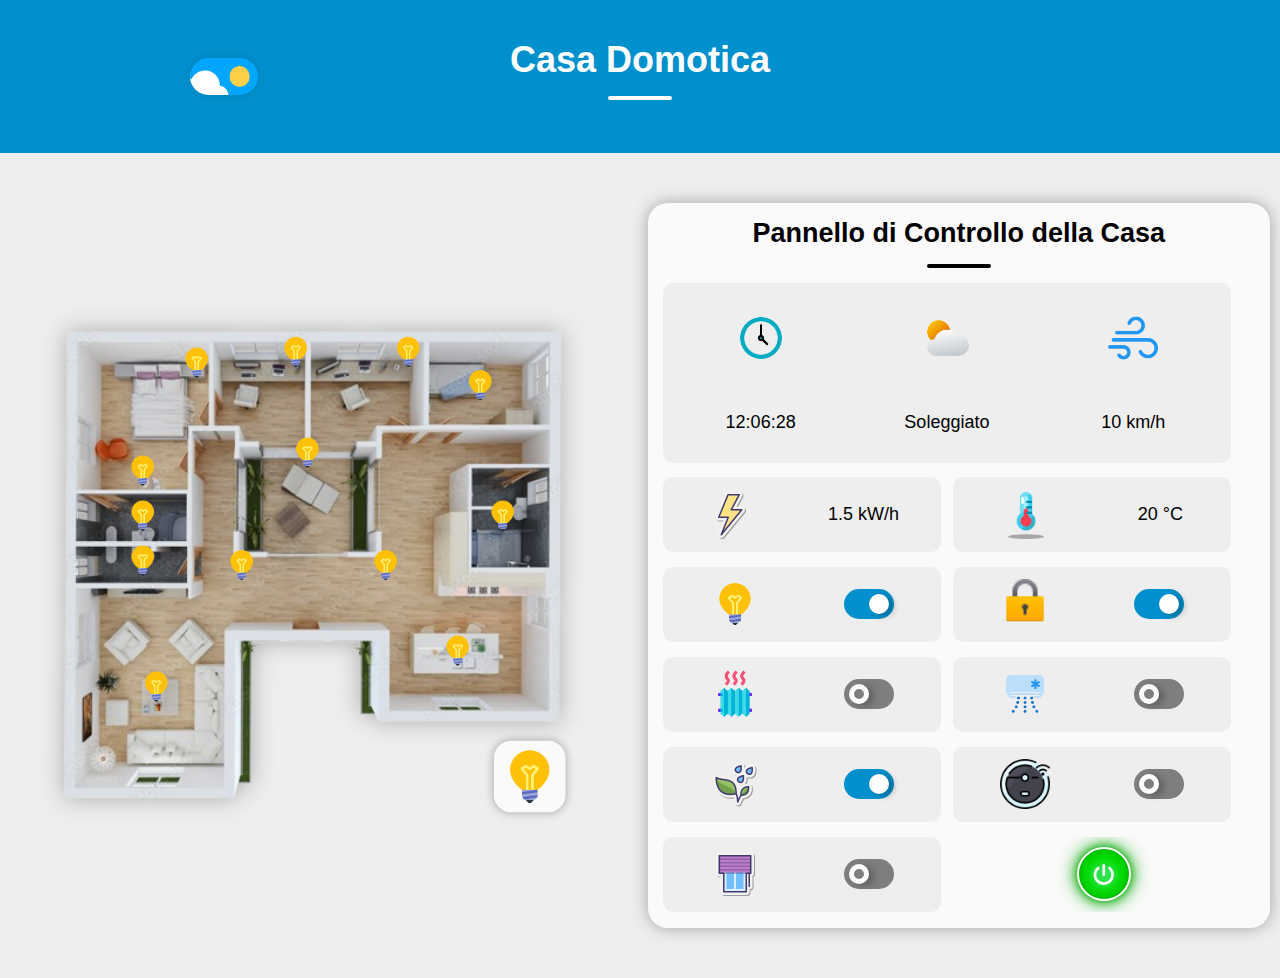
<file: index.html>
<!DOCTYPE html>
<html lang="it">
<head>
    <meta charset="UTF-8">
    <meta name="viewport" content="width=device-width, initial-scale=1.0">
    <meta name="author" content="Cociug Raul, Gabriel Madiotto">
    <meta name="description" content="Progetto su una casa domotica, con interfaccia e la rete di quest'ultima. Questo progetto è l'insieme le conoscenze di Cisco Packet Tracer, HTML, CSS e JavaScript (con l'uilizzo anche di ThreeJS).">
    <meta name="keywords" content="HTML, CSS, JavaScript, ThreeJS, Cisco Packet Tracer, Casa Domotica">
    <title>Casa Domotica</title>
    <base href="index.html">

    <link rel="stylesheet" href="style.css">
    <link rel="stylesheet" href="img-casa.css">
    <link rel="stylesheet" href="buttons.css">
    
    <link rel="icon" href="favicon.ico" type="image/x-icon">
</head>

<body class="theme-light">
    <div class="header">
        <h1>Casa Domotica<hr></h1>
        <label class="switch1" style="grid-area: 1 / 3;">
            <input id="checkbox1" type="checkbox" />
            <span class="slider">
                <div class="star star_1"></div>
                <div class="star star_2"></div>
                <div class="star star_3"></div>
                <svg viewBox="0 0 16 16" class="cloud_1 cloud">
                <path
                    transform="matrix(.77976 0 0 .78395-299.99-418.63)"
                    fill="#fff"
                    d="m391.84 540.91c-.421-.329-.949-.524-1.523-.524-1.351 0-2.451 1.084-2.485 2.435-1.395.526-2.388 1.88-2.388 3.466 0 1.874 1.385 3.423 3.182 3.667v.034h12.73v-.006c1.775-.104 3.182-1.584 3.182-3.395 0-1.747-1.309-3.186-2.994-3.379.007-.106.011-.214.011-.322 0-2.707-2.271-4.901-5.072-4.901-2.073 0-3.856 1.202-4.643 2.925"
                ></path>
                </svg>
            </span>
        </label>
    </div class="header">
    <div class="main">
        <div class="img-casa">
            <div class="clear"></div>

            <img src="img/casa dall'alto.png" alt="Casa dall'alto" usemap="#house" id="casa-img">
            
            <img src="img/lampadina.png" alt="" class="lamp" id="lamp-mat1">
            <img src="img/lampadina.png" alt="" class="lamp" id="lamp-mat2">
            <img src="img/lampadina.png" alt="" class="lamp" id="lamp-studi1">
            <img src="img/lampadina.png" alt="" class="lamp" id="lamp-studi2">
            <img src="img/lampadina.png" alt="" class="lamp" id="lamp-room">
            <img src="img/lampadina.png" alt="" class="lamp" id="lamp-relax">
            <img src="img/lampadina.png" alt="" class="lamp" id="lamp-bagno-mat">
            <img src="img/lampadina.png" alt="" class="lamp" id="lamp-bagno">
            <img src="img/lampadina.png" alt="" class="lamp" id="lamp-bagno-grande">
            <img src="img/lampadina.png" alt="" class="lamp" id="lamp-corridoio1">
            <img src="img/lampadina.png" alt="" class="lamp" id="lamp-corridoio2">
            <img src="img/lampadina.png" alt="" class="lamp" id="lamp-soggiorno">
            <img src="img/lampadina.png" alt="" class="lamp" id="lamp-cucina">
            
            <img src="img/lampadina.png" alt="" id="setting">
        </div>

        <div class="parameters">
            <h2>Pannello di Controllo della Casa</h2>
            <hr>
            <div class="items">
                <!-- Parametri -->
                <div class="item" id="ora_tempo_vento">
                    <img src="img/ora.png" alt="">
                    <img src="img/nuvola.png" alt="" title="Meteo fuori dalla casa">
                    <img src="img/vento.png" alt="" title="Velocità vento fuori dalla casa">
                    <span id="date"></span>
                    <span id="meteo">Nuvoloso</span>
                    <span id="vento"></span>
                </div>
                <div class="item" id="electricity"><img src="img/elettricità.png" alt=""><span>2 kW/h</span></div>
                <div class="item" id="temperatura"><img src="img/temperatura.png" alt=""><span>22 °C</span></div>
                <!-- Bottoni -->
                <div class="item" id="lampadine" title="Apri / Chiudi tutte le luci"><img src="img/lampadina.png" alt="">
                    <input type="checkbox" class="checkboxInput spegnibile" id="check1" checked="true">
                    <label for="check1" class="toggleSwitch"></label>
                </div>
                <div class="item" id="porte" title="Apri / Chiudi le porte"><img src="img/lucchetto.png" alt="">
                    <input type="checkbox" class="checkboxInput" id="check2" checked="true">
                    <label for="check2" class="toggleSwitch"></label>
                </div>
                <div class="item" id="riscaldamento" title="Apri / Chiudi il riscaldamento"><img src="img/termosifone.png" alt="">
                    <input type="checkbox" class="checkboxInput spegnibile" id="check3" >
                    <label for="check3" class="toggleSwitch"></label>
                </div>
                <div class="item" id="irrigazione" title="Apri / Chiudi gli annaffiatoi">
                    <img src="img/irrigazione.png" alt="">
                    <input type="checkbox" class="checkboxInput spegnibile" id="check4" checked="true">
                    <label for="check4" class="toggleSwitch"></label>
                </div>
                <div class="item" id="tapparelle" title="Apri / Chiudi le tapparelle">
                    <img src="img/tapparelle.png" alt="">
                    <input type="checkbox" class="checkboxInput" id="check5">
                    <label for="check5" class="toggleSwitch"></label>
                </div>
                <div class="item" id="condizionatore" title="Apri / Chiudi il condizionatore">
                    <img src="img/condizionatore.png" alt="">
                    <input type="checkbox" class="checkboxInput spegnibile" id="check6" >
                    <label for="check6" class="toggleSwitch"></label>
                </div>
                <div class="item" id="roomba" title="Accendi / Spegni il Roomba">
                    <img src="img/rumba.png" alt="">
                    <input type="checkbox" class="checkboxInput spegnibile" id="check7">
                    <label for="check7" class="toggleSwitch"></label>
                </div>
                <div class="item" id="spegni" title="Spegnimento completo della casa !!!">
                    <input id="checkbox" type="checkbox" checked="true" />
                    <label class="switch" for="checkbox">
                        <svg xmlns="http://www.w3.org/2000/svg" viewBox="0 0 512 512" class="slider1">
                            <path
                                d="M288 32c0-17.7-14.3-32-32-32s-32 14.3-32 32V256c0 17.7 14.3 32 32 32s32-14.3 32-32V32zM143.5 120.6c13.6-11.3 15.4-31.5 4.1-45.1s-31.5-15.4-45.1-4.1C49.7 115.4 16 181.8 16 256c0 132.5 107.5 240 240 240s240-107.5 240-240c0-74.2-33.8-140.6-86.6-184.6c-13.6-11.3-33.8-9.4-45.1 4.1s-9.4 33.8 4.1 45.1c38.9 32.3 63.5 81 63.5 135.4c0 97.2-78.8 176-176 176s-176-78.8-176-176c0-54.4 24.7-103.1 63.5-135.4z"
                            ></path>
                        </svg>
                    </label>
                </div>
            </div>
        </div>
    </div class="main">
    
    <map name="house">
        <area class="shape" id="Camera" title="Camera Matrimoniale" href="Stanze/matrimoniale.html" coords="52,48,171,183" shape="rect">
        <area class="shape" id="Bagno Mat" title="Bagno Matrimoniale" href="Stanze/bagno matrimoniale.html" coords="55,184,152,224" shape="rect">
        <area class="shape" id="Bagno" title="Bagno" href="Stanze/bagno.html" coords="56,227,156,264" shape="rect">
        <area class="shape" id="Soggiorno" title="Soggiorno" href="Stanze/soggiorno.html" coords="56,265,182,432" shape="rect">
        <area class="shape" id="Studio 1" title="Studio 1" href="Stanze/studio1.html" coords="174,53,251,143" shape="rect">
        <area class="shape" id="Studio 2" title="Studio 2" href="Stanze/studio2.html" coords="257,55,351,148" shape="rect">
        <area class="shape" id="Relax" title="Relax" href="Stanze/relax.html" coords="197,150,305,233" shape="rect">
        <area class="shape" id="Camera da letto" title="Camera da letto" href="Stanze/camera.html" coords="358,54,456,138" shape="rect">
        <area class="shape" id="Bagno Grande" title="Bagno Grande" href="Stanze/bagno grande.html" coords="388,161,463,251" shape="rect">
        <area class="shape" id="Cucina" title="Cucina" href="Stanze/cucina.html" coords="461,370,321,255" shape="rect">
    </map>

    <script src="sheet.js"></script>
</body>
</html>
</file>
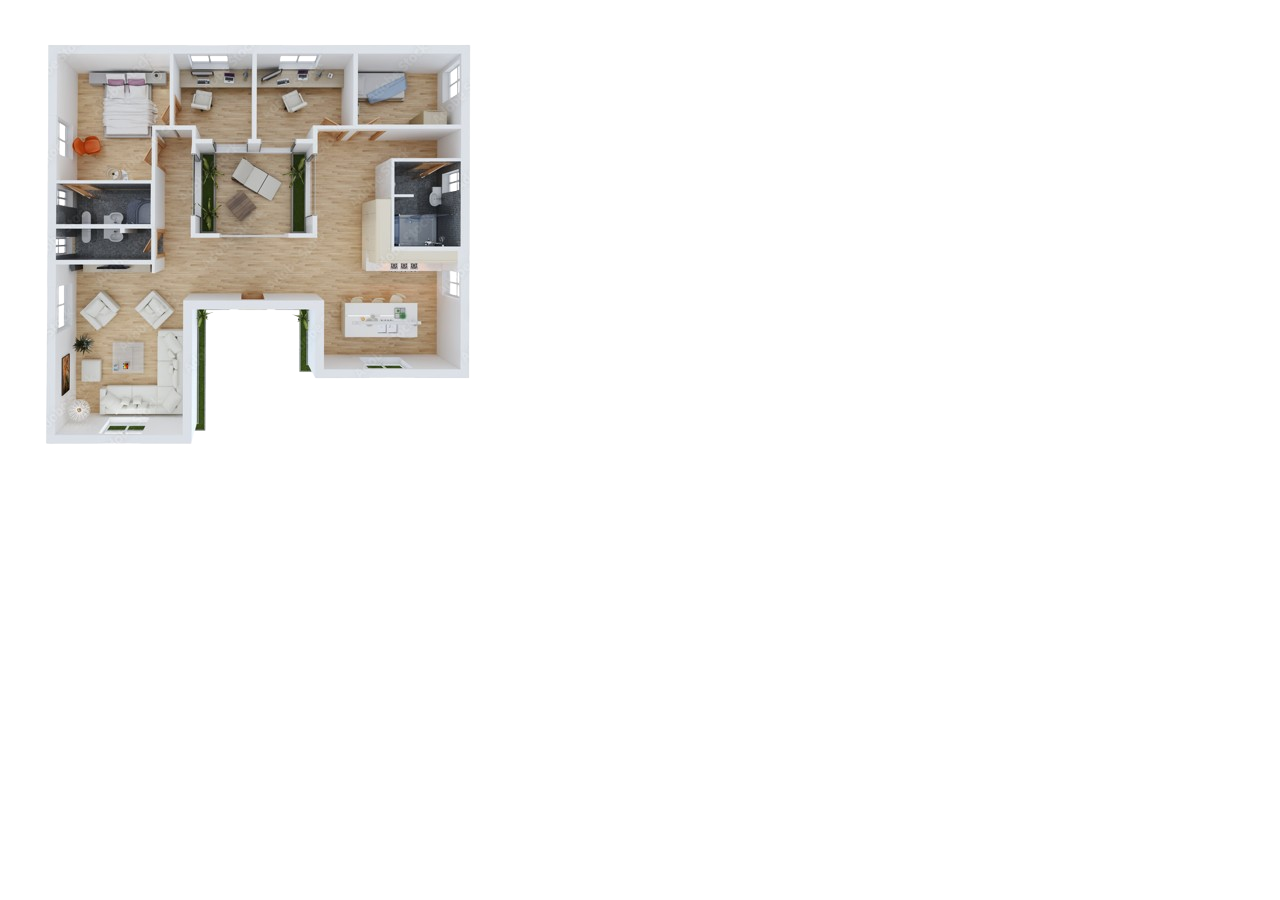
<file: bagnoMat.html>
<!DOCTYPE html>
<html lang="en">
<head>
    <meta charset="UTF-8">
    <meta name="viewport" content="width=device-width, initial-scale=1.0">
    <title>Document</title>
    <meta name="author" content="Cociug Raul, Gabriel Madiotto">
    <meta name="description" content="Progetto su una casa domotica, con interfaccia e la rete di quest'ultima. Questo progetto è l'insieme le conoscenze di Cisco Packet Tracer, HTML, CSS e JavaScript (con l'uilizzo anche di ThreeJS).">
    <meta name="keywords" content="HTML, CSS, JavaScript, ThreeJS, Cisco Packet Tracer, Casa Domotica">
    <link rel="stylesheet" href="style.css">
    <link rel="icon" href="favicon.ico" type="image/x-icon">
</head>
<body>
    <img src="img/casa dall'alto.png" alt="Casa dall'alto" usemap="#casa">

    <map name="casa">
        <area target="_blank" alt="Camera" title="Camera Matrimoniale" href="matrimoniale.html" coords="52,48,171,183" shape="rect">
        <area target="_blank" alt="Bagno" title="Bagno" href="bagnoMat.html" coords="55,184,152,224" shape="rect">
        <area target="_blank" alt="Bagno" title="Bagno" href="bagno.html" coords="56,227,156,264" shape="rect">
        <area target="_blank" alt="Soggiorno" title="Soggiorno" href="soggiorno.html" coords="56,265,182,432" shape="rect">
        <area target="_blank" alt="Ufficio" title="Ufficio" href="studio1.html" coords="174,53,251,143" shape="rect">
        <area target="_blank" alt="Ufficio" title="Ufficio" href="studio2.html" coords="257,55,351,148" shape="rect">
        <area target="_blank" alt="Relax" title="Relax" href="relax.html" coords="197,150,305,233" shape="rect">
        <area target="_blank" alt="Camera da letto" title="Camera da letto" href="camera.html" coords="358,54,456,138" shape="rect">
        <area target="_blank" alt="Bagno" title="Bagno" href="bagno.html" coords="388,161,463,251" shape="rect">
        <area target="_blank" alt="Cucina" title="Cucina" href="cucina.html" coords="461,370,321,255" shape="rect">
    </map>
    
    <script src="sheet.js"></script>
</body>
</html>
</file>
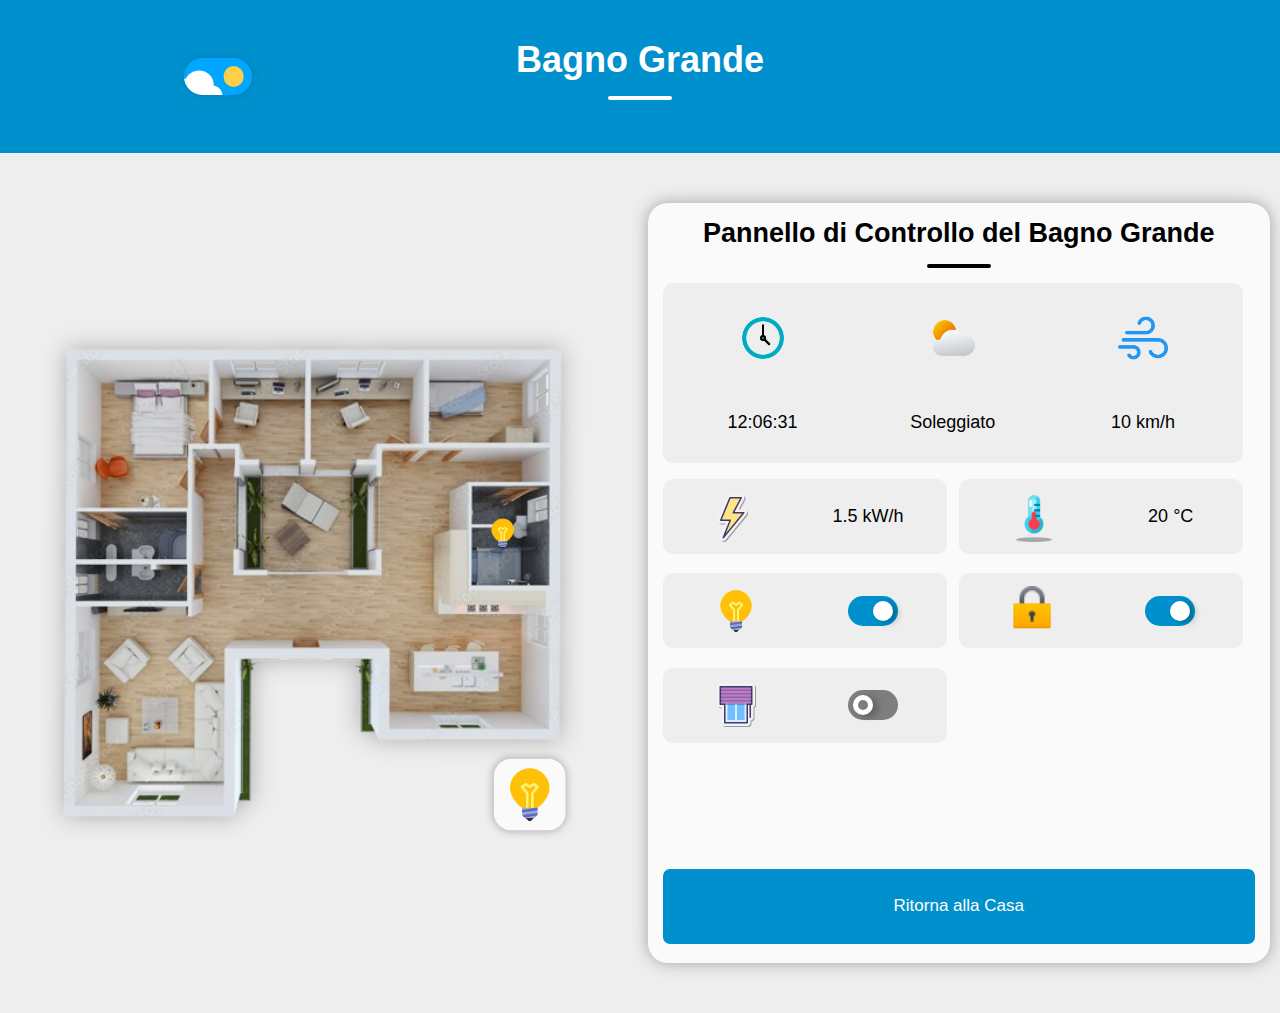
<file: Stanze/bagno grande.html>
<!DOCTYPE html>
<html lang="it">
<head>
    <meta charset="UTF-8">
    <meta name="viewport" content="width=device-width, initial-scale=1.0">
    <meta name="author" content="Cociug Raul, Gabriel Madiotto">
    <meta name="description" content="Progetto su una casa domotica, con interfaccia e la rete di quest'ultima. Questo progetto è l'insieme le conoscenze di Cisco Packet Tracer, HTML, CSS e JavaScript (con l'uilizzo anche di ThreeJS).">
    <meta name="keywords" content="HTML, CSS, JavaScript, ThreeJS, Cisco Packet Tracer, Casa Domotica">
    <title>Bagno Grande</title>

    <link rel="stylesheet" href="../style.css">
    <link rel="stylesheet" href="../img-casa.css">
    <link rel="stylesheet" href="../buttons.css">
    
    <link rel="icon" href="../favicon.ico" type="image/x-icon">
</head>

<body class="theme-light">
    <div class="header">
        <h1 style="grid-area: 1 / 2; text-align: center; padding-left: 68px; position: relative;">Bagno Grande<hr></h1>
        <label class="switch1" style="grid-area: 1 / 3;">
            <input id="checkbox1" type="checkbox" />
            <span class="slider">
                <div class="star star_1"></div>
                <div class="star star_2"></div>
                <div class="star star_3"></div>
                <svg viewBox="0 0 16 16" class="cloud_1 cloud">
                <path
                    transform="matrix(.77976 0 0 .78395-299.99-418.63)"
                    fill="#fff"
                    d="m391.84 540.91c-.421-.329-.949-.524-1.523-.524-1.351 0-2.451 1.084-2.485 2.435-1.395.526-2.388 1.88-2.388 3.466 0 1.874 1.385 3.423 3.182 3.667v.034h12.73v-.006c1.775-.104 3.182-1.584 3.182-3.395 0-1.747-1.309-3.186-2.994-3.379.007-.106.011-.214.011-.322 0-2.707-2.271-4.901-5.072-4.901-2.073 0-3.856 1.202-4.643 2.925"
                ></path>
                </svg>
            </span>
        </label>
    </div class="header">
    <div class="main">
        <div class="img-casa">
            <div class="clear"></div>

            <img src="img/casa dall'alto.png" alt="Casa dall'alto" usemap="#house" id="casa-img">

            <img src="img/lampadina.png" alt="" class="lamp" id="lamp-bagno-grande">
            
            <img src="img/lampadina.png" alt="" id="setting">
        </div>

        <div class="parameters">
            <h2>Pannello di Controllo del Bagno Grande</h2>
            <hr>
            <div class="items">
                <!-- Parametri -->
                <div class="item" id="ora_tempo_vento">
                    <img src="img/ora.png" alt="">
                    <img src="img/nuvola.png" alt="" title="Meteo fuori dalla casa">
                    <img src="img/vento.png" alt="" title="Velocità vento fuori dalla casa">
                    <span id="date"></span>
                    <span id="meteo">Nuvoloso</span>
                    <span id="vento"></span>
                </div>
                <div class="item" id="electricity"><img src="img/elettricità.png" alt=""><span>2 kW/h</span></div>
                <div class="item" id="temperatura"><img src="img/temperatura.png" alt=""><span>22 °C</span></div>
                <!-- Bottoni -->
                <div class="item" id="lampadine" title="Apri / Chiudi tutte le luci della stanza"><img src="img/lampadina.png" alt="">
                    <input type="checkbox" class="checkboxInput spegnibile" id="check1" checked="true">
                    <label for="check1" class="toggleSwitch"></label>
                </div>
                <div class="item" id="porte" title="Apri / Chiudi le porte"><img src="img/lucchetto.png" alt="">
                    <input type="checkbox" class="checkboxInput" id="check2" checked="true">
                    <label for="check2" class="toggleSwitch"></label>
                </div>
                <div class="item" id="tapparelle" title="Apri / Chiudi le tapparella/e">
                    <img src="img/tapparelle.png" alt="">
                    <input type="checkbox" class="checkboxInput" id="check5">
                    <label for="check5" class="toggleSwitch"></label>
                </div>
                <a href="../index.html" class="button item" id="btn">
                    <span>Ritorna alla Casa</span>
                </a>
            </div>
        </div>
    </div class="main">
    
    <map name="house">
        <area class="shape" id="Camera" title="Camera Matrimoniale" href="matrimoniale.html" coords="52,48,171,183" shape="rect">
        <area class="shape" id="Bagno Mat" title="Bagno Matrimoniale" href="bagno matrimoniale.html" coords="55,184,152,224" shape="rect">
        <area class="shape" id="Bagno" title="Bagno" href="bagno.html" coords="56,227,156,264" shape="rect">
        <area class="shape" id="Soggiorno" title="Soggiorno" href="soggiorno.html" coords="56,265,182,432" shape="rect">
        <area class="shape" id="Studio 1" title="Studio 1" href="studio1.html" coords="174,53,251,143" shape="rect">
        <area class="shape" id="Studio 2" title="Studio 2" href="studio2.html" coords="257,55,351,148" shape="rect">
        <area class="shape" id="Relax" title="Relax" href="relax.html" coords="197,150,305,233" shape="rect">
        <area class="shape" id="Camera da letto" title="Camera da letto" href="camera.html" coords="358,54,456,138" shape="rect">
        <area class="shape" id="Bagno Grande" title="Bagno Grande" href="bagno grande.html" coords="388,161,463,251" shape="rect">
        <area class="shape" id="Cucina" title="Cucina" href="cucina.html" coords="461,370,321,255" shape="rect">
    </map>

    <script src="../sheet.js"></script>
</body>
</html>
</file>
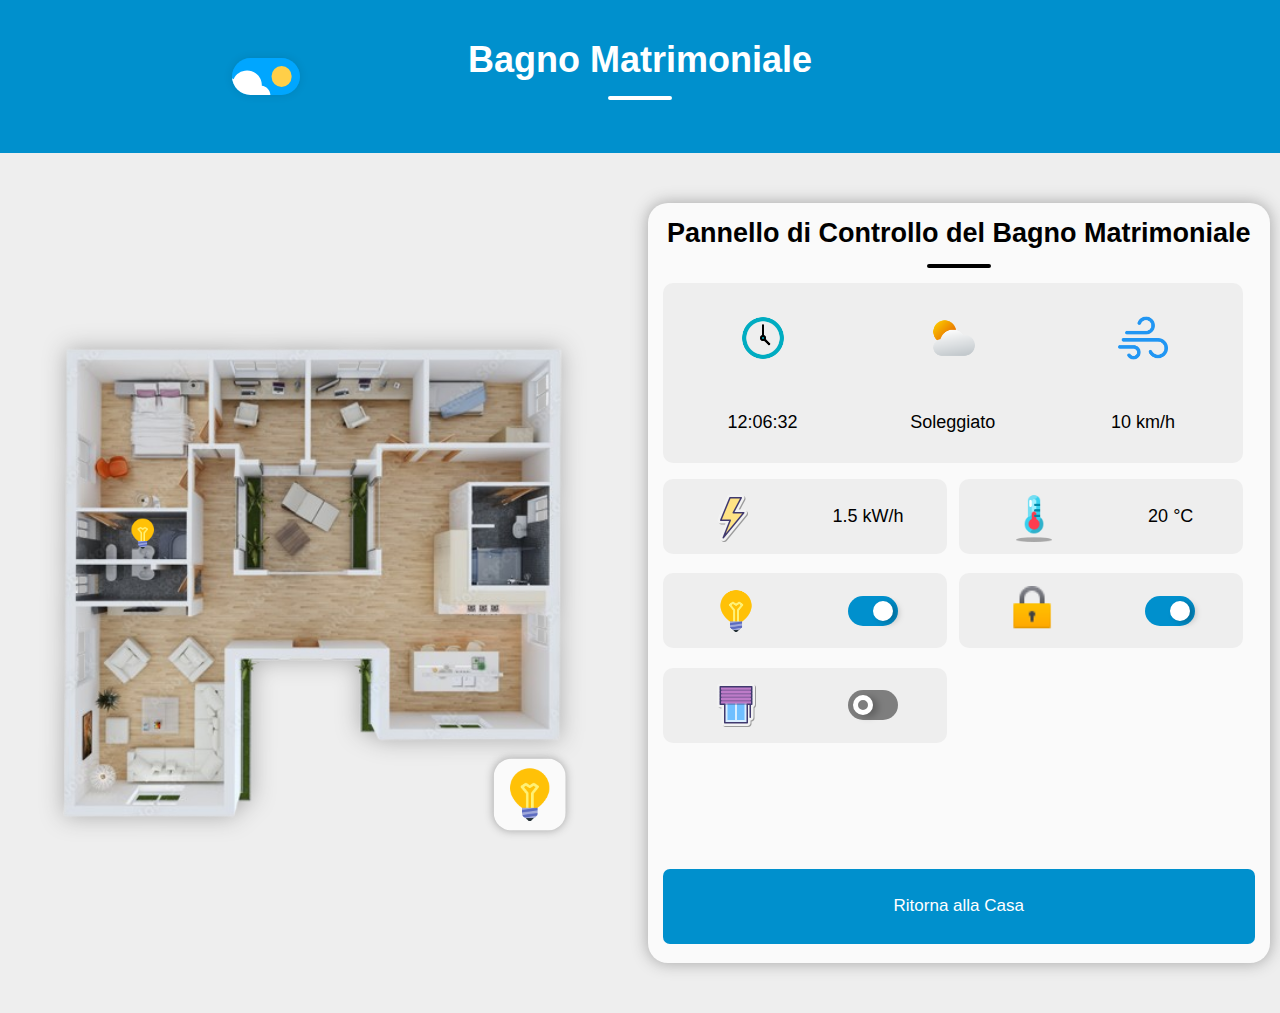
<file: Stanze/bagno matrimoniale.html>
<!DOCTYPE html>
<html lang="it">
<head>
    <meta charset="UTF-8">
    <meta name="viewport" content="width=device-width, initial-scale=1.0">
    <meta name="author" content="Cociug Raul, Gabriel Madiotto">
    <meta name="description" content="Progetto su una casa domotica, con interfaccia e la rete di quest'ultima. Questo progetto è l'insieme le conoscenze di Cisco Packet Tracer, HTML, CSS e JavaScript (con l'uilizzo anche di ThreeJS).">
    <meta name="keywords" content="HTML, CSS, JavaScript, ThreeJS, Cisco Packet Tracer, Casa Domotica">
    <title>Bagno Matrimoniale</title>

    <link rel="stylesheet" href="../style.css">
    <link rel="stylesheet" href="../img-casa.css">
    <link rel="stylesheet" href="../buttons.css">
    
    <link rel="icon" href="../favicon.ico" type="image/x-icon">
</head>

<body class="theme-light">
    <div class="header">
        <h1 style="grid-area: 1 / 2; text-align: center; padding-left: 68px; position: relative;">Bagno Matrimoniale<hr></h1>
        <label class="switch1" style="grid-area: 1 / 3;">
            <input id="checkbox1" type="checkbox" />
            <span class="slider">
                <div class="star star_1"></div>
                <div class="star star_2"></div>
                <div class="star star_3"></div>
                <svg viewBox="0 0 16 16" class="cloud_1 cloud">
                <path
                    transform="matrix(.77976 0 0 .78395-299.99-418.63)"
                    fill="#fff"
                    d="m391.84 540.91c-.421-.329-.949-.524-1.523-.524-1.351 0-2.451 1.084-2.485 2.435-1.395.526-2.388 1.88-2.388 3.466 0 1.874 1.385 3.423 3.182 3.667v.034h12.73v-.006c1.775-.104 3.182-1.584 3.182-3.395 0-1.747-1.309-3.186-2.994-3.379.007-.106.011-.214.011-.322 0-2.707-2.271-4.901-5.072-4.901-2.073 0-3.856 1.202-4.643 2.925"
                ></path>
                </svg>
            </span>
        </label>
    </div class="header">
    <div class="main">
        <div class="img-casa">
            <div class="clear"></div>

            <img src="img/casa dall'alto.png" alt="Casa dall'alto" usemap="#house" id="casa-img">
            
            <img src="img/lampadina.png" alt="" class="lamp" id="lamp-bagno-mat">
            
            <img src="img/lampadina.png" alt="" id="setting">
        </div>

        <div class="parameters">
            <h2>Pannello di Controllo del Bagno Matrimoniale</h2>
            <hr>
            <div class="items">
                <!-- Parametri -->
                <div class="item" id="ora_tempo_vento">
                    <img src="img/ora.png" alt="">
                    <img src="img/nuvola.png" alt="" title="Meteo fuori dalla casa">
                    <img src="img/vento.png" alt="" title="Velocità vento fuori dalla casa">
                    <span id="date"></span>
                    <span id="meteo">Nuvoloso</span>
                    <span id="vento"></span>
                </div>
                <div class="item" id="electricity"><img src="img/elettricità.png" alt=""><span>2 kW/h</span></div>
                <div class="item" id="temperatura"><img src="img/temperatura.png" alt=""><span>22 °C</span></div>
                <!-- Bottoni -->
                <div class="item" id="lampadine" title="Apri / Chiudi tutte le luci della stanza"><img src="img/lampadina.png" alt="">
                    <input type="checkbox" class="checkboxInput spegnibile" id="check1" checked="true">
                    <label for="check1" class="toggleSwitch"></label>
                </div>
                <div class="item" id="porte" title="Apri / Chiudi le porte"><img src="img/lucchetto.png" alt="">
                    <input type="checkbox" class="checkboxInput" id="check2" checked="true">
                    <label for="check2" class="toggleSwitch"></label>
                </div>
                <div class="item" id="tapparelle" title="Apri / Chiudi le tapparella/e">
                    <img src="img/tapparelle.png" alt="">
                    <input type="checkbox" class="checkboxInput" id="check5">
                    <label for="check5" class="toggleSwitch"></label>
                </div>
                <a href="../index.html" class="button item" id="btn">
                    <span>Ritorna alla Casa</span>
                </a>
            </div>
        </div>
    </div class="main">
    
    <map name="house">
        <area class="shape" id="Camera" title="Camera Matrimoniale" href="matrimoniale.html" coords="52,48,171,183" shape="rect">
        <area class="shape" id="Bagno Mat" title="Bagno Matrimoniale" href="bagno matrimoniale.html" coords="55,184,152,224" shape="rect">
        <area class="shape" id="Bagno" title="Bagno" href="bagno.html" coords="56,227,156,264" shape="rect">
        <area class="shape" id="Soggiorno" title="Soggiorno" href="soggiorno.html" coords="56,265,182,432" shape="rect">
        <area class="shape" id="Studio 1" title="Studio 1" href="studio1.html" coords="174,53,251,143" shape="rect">
        <area class="shape" id="Studio 2" title="Studio 2" href="studio2.html" coords="257,55,351,148" shape="rect">
        <area class="shape" id="Relax" title="Relax" href="relax.html" coords="197,150,305,233" shape="rect">
        <area class="shape" id="Camera da letto" title="Camera da letto" href="camera.html" coords="358,54,456,138" shape="rect">
        <area class="shape" id="Bagno Grande" title="Bagno Grande" href="bagno grande.html" coords="388,161,463,251" shape="rect">
        <area class="shape" id="Cucina" title="Cucina" href="cucina.html" coords="461,370,321,255" shape="rect">
    </map>

    <script src="../sheet.js"></script>
</body>
</html>
</file>
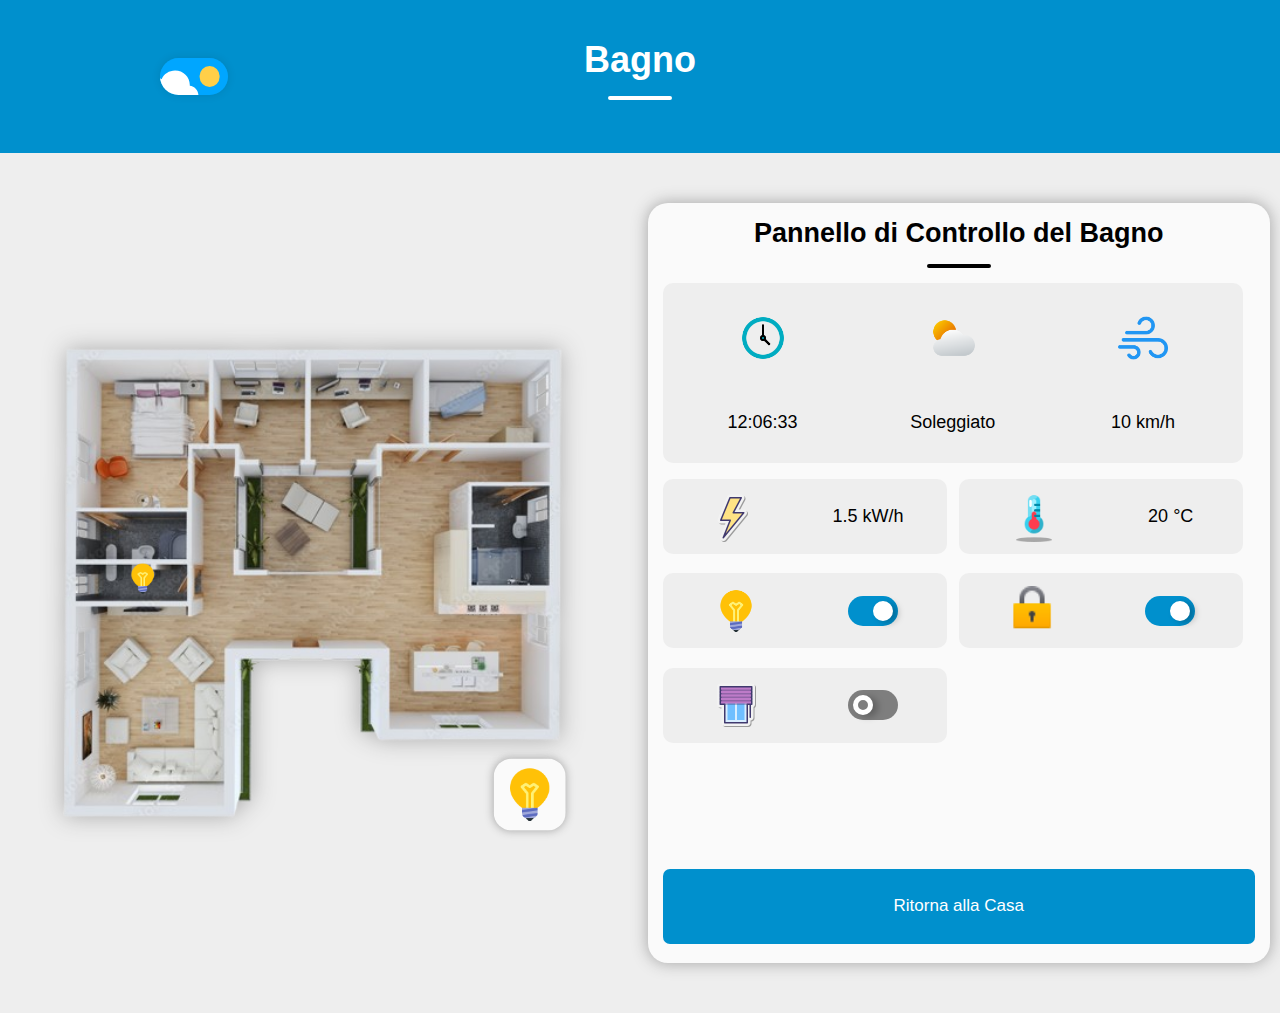
<file: Stanze/bagno.html>
<!DOCTYPE html>
<html lang="it">
<head>
    <meta charset="UTF-8">
    <meta name="viewport" content="width=device-width, initial-scale=1.0">
    <meta name="author" content="Cociug Raul, Gabriel Madiotto">
    <meta name="description" content="Progetto su una casa domotica, con interfaccia e la rete di quest'ultima. Questo progetto è l'insieme le conoscenze di Cisco Packet Tracer, HTML, CSS e JavaScript (con l'uilizzo anche di ThreeJS).">
    <meta name="keywords" content="HTML, CSS, JavaScript, ThreeJS, Cisco Packet Tracer, Casa Domotica">
    <title>Bagno</title>

    <link rel="stylesheet" href="../style.css">
    <link rel="stylesheet" href="../img-casa.css">
    <link rel="stylesheet" href="../buttons.css">
    
    <link rel="icon" href="../favicon.ico" type="image/x-icon">
</head>

<body class="theme-light">
    <div class="header">
        <h1 style="grid-area: 1 / 2; text-align: center; padding-left: 68px; position: relative;">Bagno<hr></h1>
        <label class="switch1" style="grid-area: 1 / 3;">
            <input id="checkbox1" type="checkbox" />
            <span class="slider">
                <div class="star star_1"></div>
                <div class="star star_2"></div>
                <div class="star star_3"></div>
                <svg viewBox="0 0 16 16" class="cloud_1 cloud">
                <path
                    transform="matrix(.77976 0 0 .78395-299.99-418.63)"
                    fill="#fff"
                    d="m391.84 540.91c-.421-.329-.949-.524-1.523-.524-1.351 0-2.451 1.084-2.485 2.435-1.395.526-2.388 1.88-2.388 3.466 0 1.874 1.385 3.423 3.182 3.667v.034h12.73v-.006c1.775-.104 3.182-1.584 3.182-3.395 0-1.747-1.309-3.186-2.994-3.379.007-.106.011-.214.011-.322 0-2.707-2.271-4.901-5.072-4.901-2.073 0-3.856 1.202-4.643 2.925"
                ></path>
                </svg>
            </span>
        </label>
    </div class="header">
    <div class="main">
        <div class="img-casa">
            <div class="clear"></div>

            <img src="img/casa dall'alto.png" alt="Casa dall'alto" usemap="#house" id="casa-img">
            
            <img src="img/lampadina.png" alt="" class="lamp" id="lamp-bagno">
            
            <img src="img/lampadina.png" alt="" id="setting">
        </div>

        <div class="parameters">
            <h2>Pannello di Controllo del Bagno</h2>
            <hr>
            <div class="items">
                <!-- Parametri -->
                <div class="item" id="ora_tempo_vento">
                    <img src="img/ora.png" alt="">
                    <img src="img/nuvola.png" alt="" title="Meteo fuori dalla casa">
                    <img src="img/vento.png" alt="" title="Velocità vento fuori dalla casa">
                    <span id="date"></span>
                    <span id="meteo">Nuvoloso</span>
                    <span id="vento"></span>
                </div>
                <div class="item" id="electricity"><img src="img/elettricità.png" alt=""><span>2 kW/h</span></div>
                <div class="item" id="temperatura"><img src="img/temperatura.png" alt=""><span>22 °C</span></div>
                <!-- Bottoni -->
                <div class="item" id="lampadine" title="Apri / Chiudi tutte le luci della stanza"><img src="img/lampadina.png" alt="">
                    <input type="checkbox" class="checkboxInput spegnibile" id="check1" checked="true">
                    <label for="check1" class="toggleSwitch"></label>
                </div>
                <div class="item" id="porte" title="Apri / Chiudi le porte"><img src="img/lucchetto.png" alt="">
                    <input type="checkbox" class="checkboxInput" id="check2" checked="true">
                    <label for="check2" class="toggleSwitch"></label>
                </div>
                <div class="item" id="tapparelle" title="Apri / Chiudi le tapparella/e">
                    <img src="img/tapparelle.png" alt="">
                    <input type="checkbox" class="checkboxInput" id="check5">
                    <label for="check5" class="toggleSwitch"></label>
                </div>
                <a href="../index.html" class="button item" id="btn">
                    <span>Ritorna alla Casa</span>
                </a>
            </div>
        </div>
    </div class="main">
    
    <map name="house">
        <area class="shape" id="Camera" title="Camera Matrimoniale" href="matrimoniale.html" coords="52,48,171,183" shape="rect">
        <area class="shape" id="Bagno Mat" title="Bagno Matrimoniale" href="bagno matrimoniale.html" coords="55,184,152,224" shape="rect">
        <area class="shape" id="Bagno" title="Bagno" href="bagno.html" coords="56,227,156,264" shape="rect">
        <area class="shape" id="Soggiorno" title="Soggiorno" href="soggiorno.html" coords="56,265,182,432" shape="rect">
        <area class="shape" id="Studio 1" title="Studio 1" href="studio1.html" coords="174,53,251,143" shape="rect">
        <area class="shape" id="Studio 2" title="Studio 2" href="studio2.html" coords="257,55,351,148" shape="rect">
        <area class="shape" id="Relax" title="Relax" href="relax.html" coords="197,150,305,233" shape="rect">
        <area class="shape" id="Camera da letto" title="Camera da letto" href="camera.html" coords="358,54,456,138" shape="rect">
        <area class="shape" id="Bagno Grande" title="Bagno Grande" href="bagno grande.html" coords="388,161,463,251" shape="rect">
        <area class="shape" id="Cucina" title="Cucina" href="cucina.html" coords="461,370,321,255" shape="rect">
    </map>

    <script src="../sheet.js"></script>
</body>
</html>
</file>
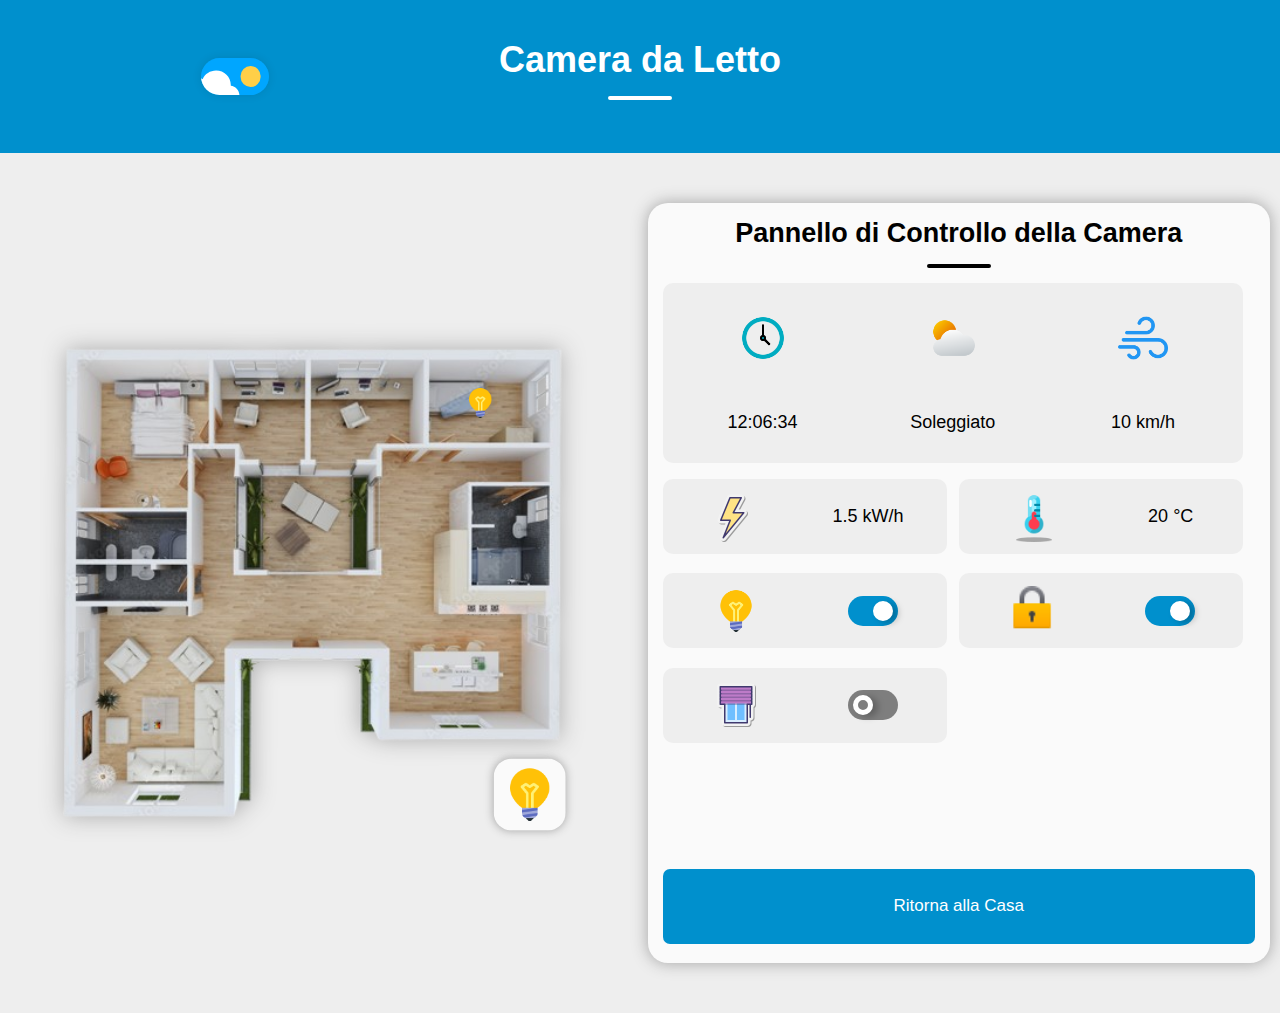
<file: Stanze/camera.html>
<!DOCTYPE html>
<html lang="it">
<head>
    <meta charset="UTF-8">
    <meta name="viewport" content="width=device-width, initial-scale=1.0">
    <meta name="author" content="Cociug Raul, Gabriel Madiotto">
    <meta name="description" content="Progetto su una casa domotica, con interfaccia e la rete di quest'ultima. Questo progetto è l'insieme le conoscenze di Cisco Packet Tracer, HTML, CSS e JavaScript (con l'uilizzo anche di ThreeJS).">
    <meta name="keywords" content="HTML, CSS, JavaScript, ThreeJS, Cisco Packet Tracer, Casa Domotica">
    <title>Camera da letto</title>

    <link rel="stylesheet" href="../style.css">
    <link rel="stylesheet" href="../img-casa.css">
    <link rel="stylesheet" href="../buttons.css">
    
    <link rel="icon" href="../favicon.ico" type="image/x-icon">
</head>

<body class="theme-light">
    <div class="header">
        <h1 style="grid-area: 1 / 2; text-align: center; padding-left: 68px; position: relative;">Camera da Letto<hr></h1>
        <label class="switch1" style="grid-area: 1 / 3;">
            <input id="checkbox1" type="checkbox" />
            <span class="slider">
                <div class="star star_1"></div>
                <div class="star star_2"></div>
                <div class="star star_3"></div>
                <svg viewBox="0 0 16 16" class="cloud_1 cloud">
                <path
                    transform="matrix(.77976 0 0 .78395-299.99-418.63)"
                    fill="#fff"
                    d="m391.84 540.91c-.421-.329-.949-.524-1.523-.524-1.351 0-2.451 1.084-2.485 2.435-1.395.526-2.388 1.88-2.388 3.466 0 1.874 1.385 3.423 3.182 3.667v.034h12.73v-.006c1.775-.104 3.182-1.584 3.182-3.395 0-1.747-1.309-3.186-2.994-3.379.007-.106.011-.214.011-.322 0-2.707-2.271-4.901-5.072-4.901-2.073 0-3.856 1.202-4.643 2.925"
                ></path>
                </svg>
            </span>
        </label>
    </div class="header">
    <div class="main">
        <div class="img-casa">
            <div class="clear"></div>

            <img src="img/casa dall'alto.png" alt="Casa dall'alto" usemap="#house" id="casa-img">
            
            <img src="img/lampadina.png" alt="" class="lamp" id="lamp-room">
            
            <img src="img/lampadina.png" alt="" id="setting">
        </div>

        <div class="parameters">
            <h2>Pannello di Controllo della Camera</h2>
            <hr>
            <div class="items">
                <!-- Parametri -->
                <div class="item" id="ora_tempo_vento">
                    <img src="img/ora.png" alt="">
                    <img src="img/nuvola.png" alt="" title="Meteo fuori dalla casa">
                    <img src="img/vento.png" alt="" title="Velocità vento fuori dalla casa">
                    <span id="date"></span>
                    <span id="meteo">Nuvoloso</span>
                    <span id="vento"></span>
                </div>
                <div class="item" id="electricity"><img src="img/elettricità.png" alt=""><span>2 kW/h</span></div>
                <div class="item" id="temperatura"><img src="img/temperatura.png" alt=""><span>22 °C</span></div>
                <!-- Bottoni -->
                <div class="item" id="lampadine" title="Apri / Chiudi tutte le luci della stanza"><img src="img/lampadina.png" alt="">
                    <input type="checkbox" class="checkboxInput spegnibile" id="check1" checked="true">
                    <label for="check1" class="toggleSwitch"></label>
                </div>
                <div class="item" id="porte" title="Apri / Chiudi le porte"><img src="img/lucchetto.png" alt="">
                    <input type="checkbox" class="checkboxInput" id="check2" checked="true">
                    <label for="check2" class="toggleSwitch"></label>
                </div>
                <div class="item" id="tapparelle" title="Apri / Chiudi le tapparella/e">
                    <img src="img/tapparelle.png" alt="">
                    <input type="checkbox" class="checkboxInput" id="check5">
                    <label for="check5" class="toggleSwitch"></label>
                </div>
                <a href="../index.html" class="button item" id="btn">
                    <span>Ritorna alla Casa</span>
                </a>
            </div>
        </div>
    </div class="main">
    
    <map name="house">
        <area class="shape" id="Camera" title="Camera Matrimoniale" href="matrimoniale.html" coords="52,48,171,183" shape="rect">
        <area class="shape" id="Bagno Mat" title="Bagno Matrimoniale" href="bagno matrimoniale.html" coords="55,184,152,224" shape="rect">
        <area class="shape" id="Bagno" title="Bagno" href="bagno.html" coords="56,227,156,264" shape="rect">
        <area class="shape" id="Soggiorno" title="Soggiorno" href="soggiorno.html" coords="56,265,182,432" shape="rect">
        <area class="shape" id="Studio 1" title="Studio 1" href="studio1.html" coords="174,53,251,143" shape="rect">
        <area class="shape" id="Studio 2" title="Studio 2" href="studio2.html" coords="257,55,351,148" shape="rect">
        <area class="shape" id="Relax" title="Relax" href="relax.html" coords="197,150,305,233" shape="rect">
        <area class="shape" id="Camera da letto" title="Camera da letto" href="camera.html" coords="358,54,456,138" shape="rect">
        <area class="shape" id="Bagno Grande" title="Bagno Grande" href="bagno grande.html" coords="388,161,463,251" shape="rect">
        <area class="shape" id="Cucina" title="Cucina" href="cucina.html" coords="461,370,321,255" shape="rect">
    </map>

    <script src="../sheet.js"></script>
</body>
</html>
</file>
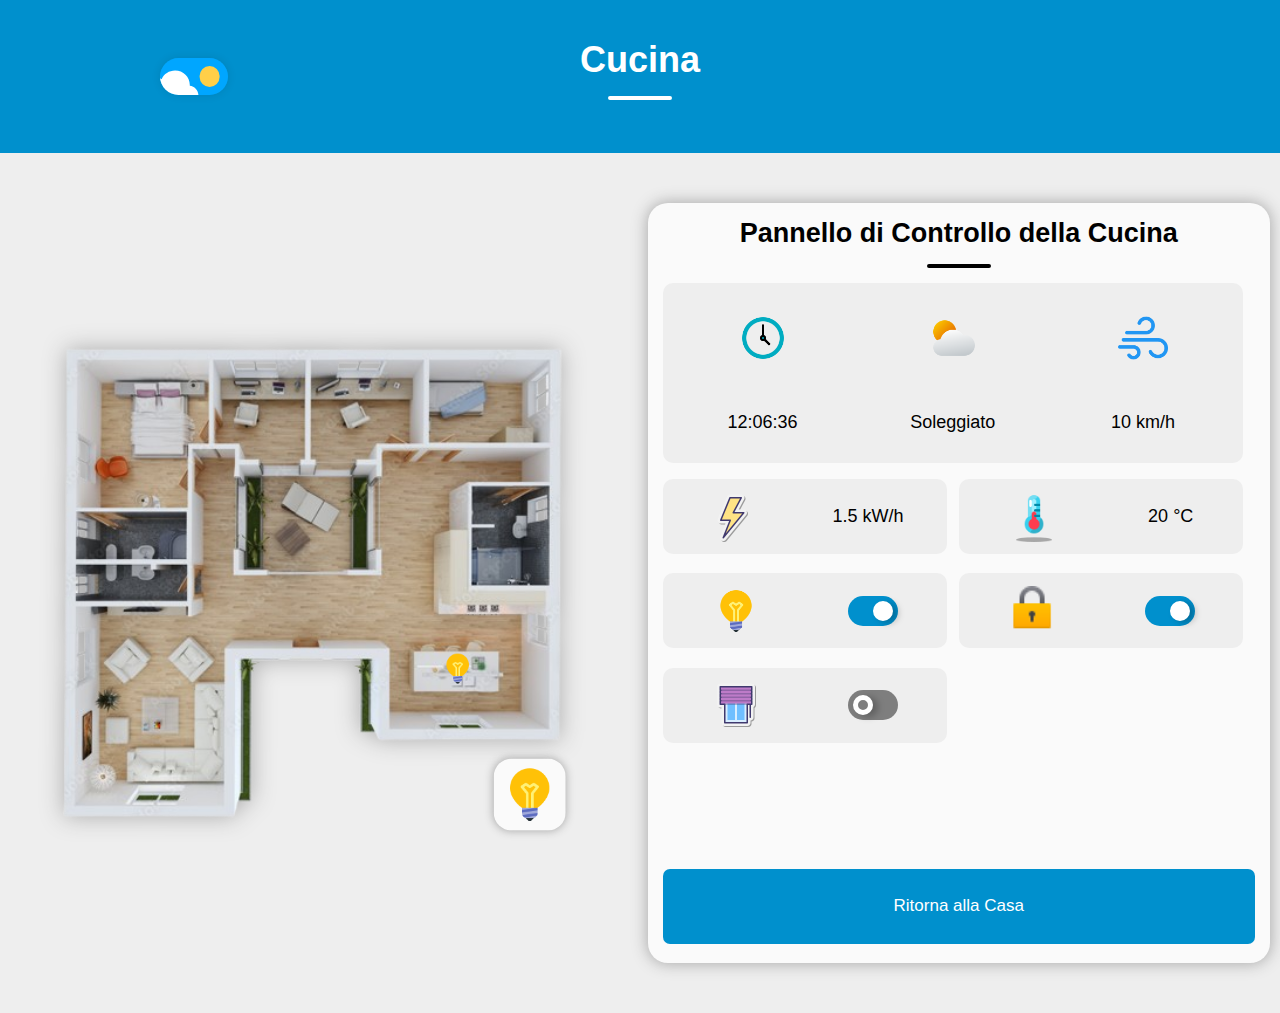
<file: Stanze/cucina.html>
<!DOCTYPE html>
<html lang="it">
<head>
    <meta charset="UTF-8">
    <meta name="viewport" content="width=device-width, initial-scale=1.0">
    <meta name="author" content="Cociug Raul, Gabriel Madiotto">
    <meta name="description" content="Progetto su una casa domotica, con interfaccia e la rete di quest'ultima. Questo progetto è l'insieme le conoscenze di Cisco Packet Tracer, HTML, CSS e JavaScript (con l'uilizzo anche di ThreeJS).">
    <meta name="keywords" content="HTML, CSS, JavaScript, ThreeJS, Cisco Packet Tracer, Casa Domotica">
    <title>Cucina</title>

    <link rel="stylesheet" href="../style.css">
    <link rel="stylesheet" href="../img-casa.css">
    <link rel="stylesheet" href="../buttons.css">
    
    <link rel="icon" href="../favicon.ico" type="image/x-icon">
</head>

<body class="theme-light">
    <div class="header">
        <h1 style="grid-area: 1 / 2; text-align: center; padding-left: 68px; position: relative;">Cucina<hr></h1>
        <label class="switch1" style="grid-area: 1 / 3;">
            <input id="checkbox1" type="checkbox" />
            <span class="slider">
                <div class="star star_1"></div>
                <div class="star star_2"></div>
                <div class="star star_3"></div>
                <svg viewBox="0 0 16 16" class="cloud_1 cloud">
                <path
                    transform="matrix(.77976 0 0 .78395-299.99-418.63)"
                    fill="#fff"
                    d="m391.84 540.91c-.421-.329-.949-.524-1.523-.524-1.351 0-2.451 1.084-2.485 2.435-1.395.526-2.388 1.88-2.388 3.466 0 1.874 1.385 3.423 3.182 3.667v.034h12.73v-.006c1.775-.104 3.182-1.584 3.182-3.395 0-1.747-1.309-3.186-2.994-3.379.007-.106.011-.214.011-.322 0-2.707-2.271-4.901-5.072-4.901-2.073 0-3.856 1.202-4.643 2.925"
                ></path>
                </svg>
            </span>
        </label>
    </div class="header">
    <div class="main">
        <div class="img-casa">
            <div class="clear"></div>

            <img src="img/casa dall'alto.png" alt="Casa dall'alto" usemap="#house" id="casa-img">
            
            <img src="img/lampadina.png" alt="" class="lamp" id="lamp-cucina">
            
            <img src="img/lampadina.png" alt="" id="setting">
        </div>

        <div class="parameters">
            <h2>Pannello di Controllo della Cucina</h2>
            <hr>
            <div class="items">
                <!-- Parametri -->
                <div class="item" id="ora_tempo_vento">
                    <img src="img/ora.png" alt="">
                    <img src="img/nuvola.png" alt="" title="Meteo fuori dalla casa">
                    <img src="img/vento.png" alt="" title="Velocità vento fuori dalla casa">
                    <span id="date"></span>
                    <span id="meteo">Nuvoloso</span>
                    <span id="vento"></span>
                </div>
                <div class="item" id="electricity"><img src="img/elettricità.png" alt=""><span>2 kW/h</span></div>
                <div class="item" id="temperatura"><img src="img/temperatura.png" alt=""><span>22 °C</span></div>
                <!-- Bottoni -->
                <div class="item" id="lampadine" title="Apri / Chiudi tutte le luci della stanza"><img src="img/lampadina.png" alt="">
                    <input type="checkbox" class="checkboxInput spegnibile" id="check1" checked="true">
                    <label for="check1" class="toggleSwitch"></label>
                </div>
                <div class="item" id="porte" title="Apri / Chiudi le porte"><img src="img/lucchetto.png" alt="">
                    <input type="checkbox" class="checkboxInput" id="check2" checked="true">
                    <label for="check2" class="toggleSwitch"></label>
                </div>
                <div class="item" id="tapparelle" title="Apri / Chiudi le tapparella/e">
                    <img src="img/tapparelle.png" alt="">
                    <input type="checkbox" class="checkboxInput" id="check5">
                    <label for="check5" class="toggleSwitch"></label>
                </div>
                <a href="../index.html" class="button item" id="btn">
                    <span>Ritorna alla Casa</span>
                </a>
            </div>
        </div>
    </div class="main">
    
    <map name="house">
        <area class="shape" id="Camera" title="Camera Matrimoniale" href="matrimoniale.html" coords="52,48,171,183" shape="rect">
        <area class="shape" id="Bagno Mat" title="Bagno Matrimoniale" href="bagno matrimoniale.html" coords="55,184,152,224" shape="rect">
        <area class="shape" id="Bagno" title="Bagno" href="bagno.html" coords="56,227,156,264" shape="rect">
        <area class="shape" id="Soggiorno" title="Soggiorno" href="soggiorno.html" coords="56,265,182,432" shape="rect">
        <area class="shape" id="Studio 1" title="Studio 1" href="studio1.html" coords="174,53,251,143" shape="rect">
        <area class="shape" id="Studio 2" title="Studio 2" href="studio2.html" coords="257,55,351,148" shape="rect">
        <area class="shape" id="Relax" title="Relax" href="relax.html" coords="197,150,305,233" shape="rect">
        <area class="shape" id="Camera da letto" title="Camera da letto" href="camera.html" coords="358,54,456,138" shape="rect">
        <area class="shape" id="Bagno Grande" title="Bagno Grande" href="bagno grande.html" coords="388,161,463,251" shape="rect">
        <area class="shape" id="Cucina" title="Cucina" href="cucina.html" coords="461,370,321,255" shape="rect">
    </map>

    <script src="../sheet.js"></script>
</body>
</html>
</file>
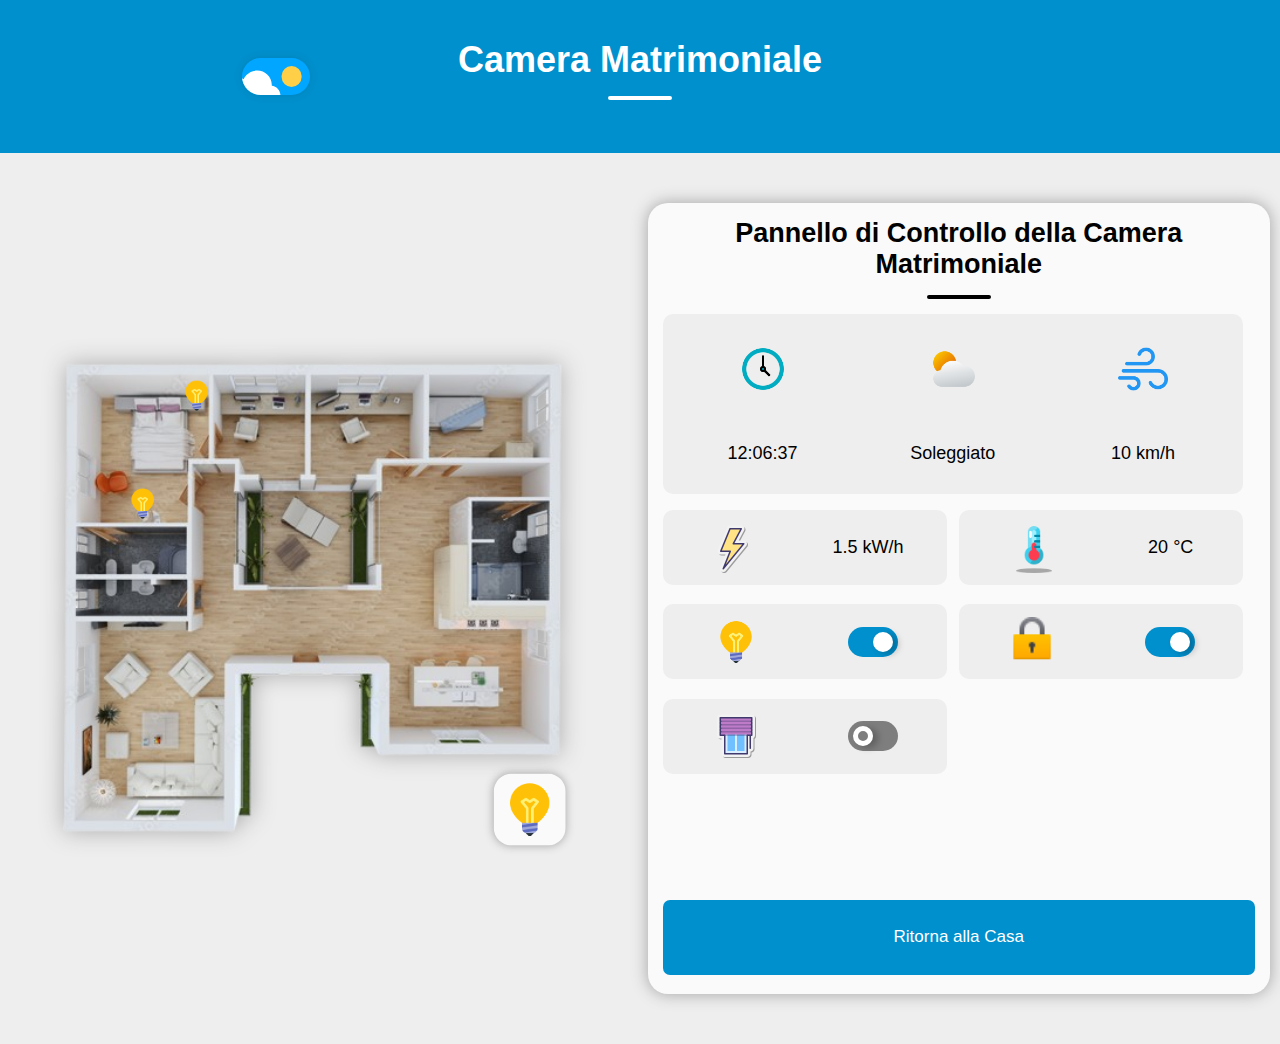
<file: Stanze/matrimoniale.html>
<!DOCTYPE html>
<html lang="it">
<head>
    <meta charset="UTF-8">
    <meta name="viewport" content="width=device-width, initial-scale=1.0">
    <meta name="author" content="Cociug Raul, Gabriel Madiotto">
    <meta name="description" content="Progetto su una casa domotica, con interfaccia e la rete di quest'ultima. Questo progetto è l'insieme le conoscenze di Cisco Packet Tracer, HTML, CSS e JavaScript (con l'uilizzo anche di ThreeJS).">
    <meta name="keywords" content="HTML, CSS, JavaScript, ThreeJS, Cisco Packet Tracer, Casa Domotica">
    <title>Camera Matrimoniale</title>

    <link rel="stylesheet" href="../style.css">
    <link rel="stylesheet" href="../img-casa.css">
    <link rel="stylesheet" href="../buttons.css">
    
    <link rel="icon" href="../favicon.ico" type="image/x-icon">
</head>

<body class="theme-light">
    <div class="header">
        <h1 style="grid-area: 1 / 2; text-align: center; padding-left: 68px; position: relative;">Camera Matrimoniale<hr></h1>
        <label class="switch1" style="grid-area: 1 / 3;">
            <input id="checkbox1" type="checkbox" />
            <span class="slider">
                <div class="star star_1"></div>
                <div class="star star_2"></div>
                <div class="star star_3"></div>
                <svg viewBox="0 0 16 16" class="cloud_1 cloud">
                <path
                    transform="matrix(.77976 0 0 .78395-299.99-418.63)"
                    fill="#fff"
                    d="m391.84 540.91c-.421-.329-.949-.524-1.523-.524-1.351 0-2.451 1.084-2.485 2.435-1.395.526-2.388 1.88-2.388 3.466 0 1.874 1.385 3.423 3.182 3.667v.034h12.73v-.006c1.775-.104 3.182-1.584 3.182-3.395 0-1.747-1.309-3.186-2.994-3.379.007-.106.011-.214.011-.322 0-2.707-2.271-4.901-5.072-4.901-2.073 0-3.856 1.202-4.643 2.925"
                ></path>
                </svg>
            </span>
        </label>
    </div class="header">
    <div class="main">
        <div class="img-casa">
            <div class="clear"></div>

            <img src="img/casa dall'alto.png" alt="Casa dall'alto" usemap="#house" id="casa-img">
            
            <img src="img/lampadina.png" alt="" class="lamp" id="lamp-mat1">
            <img src="img/lampadina.png" alt="" class="lamp" id="lamp-mat2">
            
            <img src="img/lampadina.png" alt="" id="setting">
        </div>

        <div class="parameters">
            <h2>Pannello di Controllo della Camera Matrimoniale</h2>
            <hr>
            <div class="items">
                <!-- Parametri -->
                <div class="item" id="ora_tempo_vento">
                    <img src="img/ora.png" alt="">
                    <img src="img/nuvola.png" alt="" title="Meteo fuori dalla casa">
                    <img src="img/vento.png" alt="" title="Velocità vento fuori dalla casa">
                    <span id="date"></span>
                    <span id="meteo">Nuvoloso</span>
                    <span id="vento"></span>
                </div>
                <div class="item" id="electricity"><img src="img/elettricità.png" alt=""><span>2 kW/h</span></div>
                <div class="item" id="temperatura"><img src="img/temperatura.png" alt=""><span>22 °C</span></div>
                <!-- Bottoni -->
                <div class="item" id="lampadine" title="Apri / Chiudi tutte le luci della stanza"><img src="img/lampadina.png" alt="">
                    <input type="checkbox" class="checkboxInput spegnibile" id="check1" checked="true">
                    <label for="check1" class="toggleSwitch"></label>
                </div>
                <div class="item" id="porte" title="Apri / Chiudi le porte"><img src="img/lucchetto.png" alt="">
                    <input type="checkbox" class="checkboxInput" id="check2" checked="true">
                    <label for="check2" class="toggleSwitch"></label>
                </div>
                <div class="item" id="tapparelle" title="Apri / Chiudi le tapparella/e">
                    <img src="img/tapparelle.png" alt="">
                    <input type="checkbox" class="checkboxInput" id="check5">
                    <label for="check5" class="toggleSwitch"></label>
                </div>
                <a href="../index.html" class="button item" id="btn">
                    <span>Ritorna alla Casa</span>
                </a>
            </div>
        </div>
    </div class="main">
    
    <map name="house">
        <area class="shape" id="Camera" title="Camera Matrimoniale" href="matrimoniale.html" coords="52,48,171,183" shape="rect">
        <area class="shape" id="Bagno Mat" title="Bagno Matrimoniale" href="bagno matrimoniale.html" coords="55,184,152,224" shape="rect">
        <area class="shape" id="Bagno" title="Bagno" href="bagno.html" coords="56,227,156,264" shape="rect">
        <area class="shape" id="Soggiorno" title="Soggiorno" href="soggiorno.html" coords="56,265,182,432" shape="rect">
        <area class="shape" id="Studio 1" title="Studio 1" href="studio1.html" coords="174,53,251,143" shape="rect">
        <area class="shape" id="Studio 2" title="Studio 2" href="studio2.html" coords="257,55,351,148" shape="rect">
        <area class="shape" id="Relax" title="Relax" href="relax.html" coords="197,150,305,233" shape="rect">
        <area class="shape" id="Camera da letto" title="Camera da letto" href="camera.html" coords="358,54,456,138" shape="rect">
        <area class="shape" id="Bagno Grande" title="Bagno Grande" href="bagno grande.html" coords="388,161,463,251" shape="rect">
        <area class="shape" id="Cucina" title="Cucina" href="cucina.html" coords="461,370,321,255" shape="rect">
    </map>

    <script src="../sheet.js"></script>
</body>
</html>
</file>
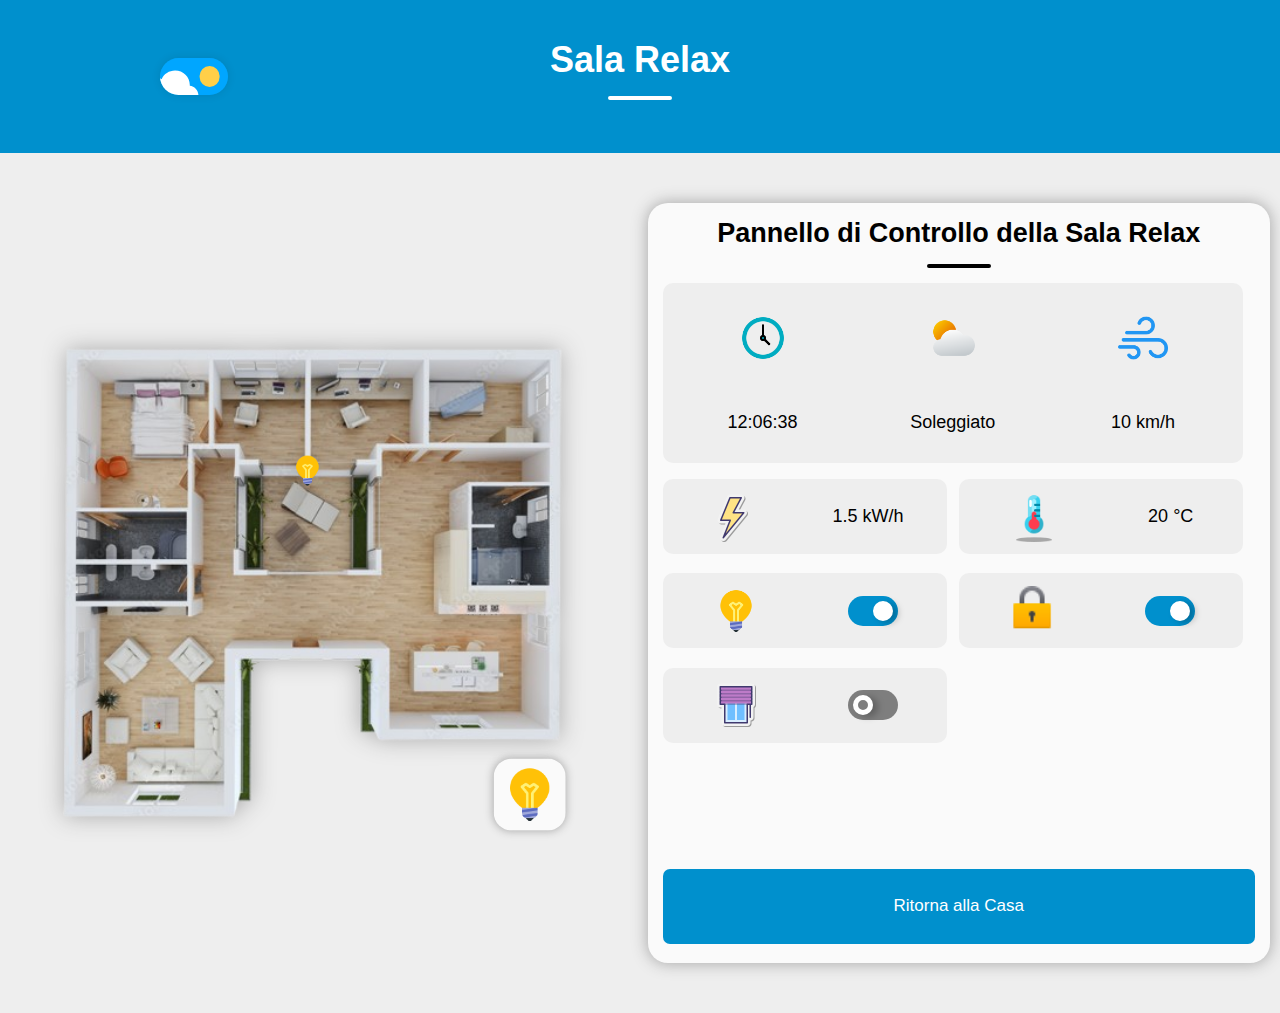
<file: Stanze/relax.html>
<!DOCTYPE html>
<html lang="it">
<head>
    <meta charset="UTF-8">
    <meta name="viewport" content="width=device-width, initial-scale=1.0">
    <meta name="author" content="Cociug Raul, Gabriel Madiotto">
    <meta name="description" content="Progetto su una casa domotica, con interfaccia e la rete di quest'ultima. Questo progetto è l'insieme le conoscenze di Cisco Packet Tracer, HTML, CSS e JavaScript (con l'uilizzo anche di ThreeJS).">
    <meta name="keywords" content="HTML, CSS, JavaScript, ThreeJS, Cisco Packet Tracer, Casa Domotica">
    <title>Sala Relax</title>

    <link rel="stylesheet" href="../style.css">
    <link rel="stylesheet" href="../img-casa.css">
    <link rel="stylesheet" href="../buttons.css">
    
    <link rel="icon" href="../favicon.ico" type="image/x-icon">
</head>

<body class="theme-light">
    <div class="header">
        <h1 style="grid-area: 1 / 2; text-align: center; padding-left: 68px; position: relative;">Sala Relax<hr></h1>
        <label class="switch1" style="grid-area: 1 / 3;">
            <input id="checkbox1" type="checkbox" />
            <span class="slider">
                <div class="star star_1"></div>
                <div class="star star_2"></div>
                <div class="star star_3"></div>
                <svg viewBox="0 0 16 16" class="cloud_1 cloud">
                <path
                    transform="matrix(.77976 0 0 .78395-299.99-418.63)"
                    fill="#fff"
                    d="m391.84 540.91c-.421-.329-.949-.524-1.523-.524-1.351 0-2.451 1.084-2.485 2.435-1.395.526-2.388 1.88-2.388 3.466 0 1.874 1.385 3.423 3.182 3.667v.034h12.73v-.006c1.775-.104 3.182-1.584 3.182-3.395 0-1.747-1.309-3.186-2.994-3.379.007-.106.011-.214.011-.322 0-2.707-2.271-4.901-5.072-4.901-2.073 0-3.856 1.202-4.643 2.925"
                ></path>
                </svg>
            </span>
        </label>
    </div class="header">
    <div class="main">
        <div class="img-casa">
            <div class="clear"></div>

            <img src="img/casa dall'alto.png" alt="Casa dall'alto" usemap="#house" id="casa-img">
            
            <img src="img/lampadina.png" alt="" class="lamp" id="lamp-relax">
            
            <img src="img/lampadina.png" alt="" id="setting">
        </div>

        <div class="parameters">
            <h2>Pannello di Controllo della Sala Relax</h2>
            <hr>
            <div class="items">
                <!-- Parametri -->
                <div class="item" id="ora_tempo_vento">
                    <img src="img/ora.png" alt="">
                    <img src="img/nuvola.png" alt="" title="Meteo fuori dalla casa">
                    <img src="img/vento.png" alt="" title="Velocità vento fuori dalla casa">
                    <span id="date"></span>
                    <span id="meteo">Nuvoloso</span>
                    <span id="vento"></span>
                </div>
                <div class="item" id="electricity"><img src="img/elettricità.png" alt=""><span>2 kW/h</span></div>
                <div class="item" id="temperatura"><img src="img/temperatura.png" alt=""><span>22 °C</span></div>
                <!-- Bottoni -->
                <div class="item" id="lampadine" title="Apri / Chiudi tutte le luci della stanza"><img src="img/lampadina.png" alt="">
                    <input type="checkbox" class="checkboxInput spegnibile" id="check1" checked="true">
                    <label for="check1" class="toggleSwitch"></label>
                </div>
                <div class="item" id="porte" title="Apri / Chiudi le porte"><img src="img/lucchetto.png" alt="">
                    <input type="checkbox" class="checkboxInput" id="check2" checked="true">
                    <label for="check2" class="toggleSwitch"></label>
                </div>
                <div class="item" id="tapparelle" title="Apri / Chiudi le tapparella/e">
                    <img src="img/tapparelle.png" alt="">
                    <input type="checkbox" class="checkboxInput" id="check5">
                    <label for="check5" class="toggleSwitch"></label>
                </div>
                <a href="../index.html" class="button item" id="btn">
                    <span>Ritorna alla Casa</span>
                </a>
            </div>
        </div>
    </div class="main">
    
    <map name="house">
        <area class="shape" id="Camera" title="Camera Matrimoniale" href="matrimoniale.html" coords="52,48,171,183" shape="rect">
        <area class="shape" id="Bagno Mat" title="Bagno Matrimoniale" href="bagno matrimoniale.html" coords="55,184,152,224" shape="rect">
        <area class="shape" id="Bagno" title="Bagno" href="bagno.html" coords="56,227,156,264" shape="rect">
        <area class="shape" id="Soggiorno" title="Soggiorno" href="soggiorno.html" coords="56,265,182,432" shape="rect">
        <area class="shape" id="Studio 1" title="Studio 1" href="studio1.html" coords="174,53,251,143" shape="rect">
        <area class="shape" id="Studio 2" title="Studio 2" href="studio2.html" coords="257,55,351,148" shape="rect">
        <area class="shape" id="Relax" title="Relax" href="relax.html" coords="197,150,305,233" shape="rect">
        <area class="shape" id="Camera da letto" title="Camera da letto" href="camera.html" coords="358,54,456,138" shape="rect">
        <area class="shape" id="Bagno Grande" title="Bagno Grande" href="bagno grande.html" coords="388,161,463,251" shape="rect">
        <area class="shape" id="Cucina" title="Cucina" href="cucina.html" coords="461,370,321,255" shape="rect">
    </map>

    <script src="../sheet.js"></script>
</body>
</html>
</file>
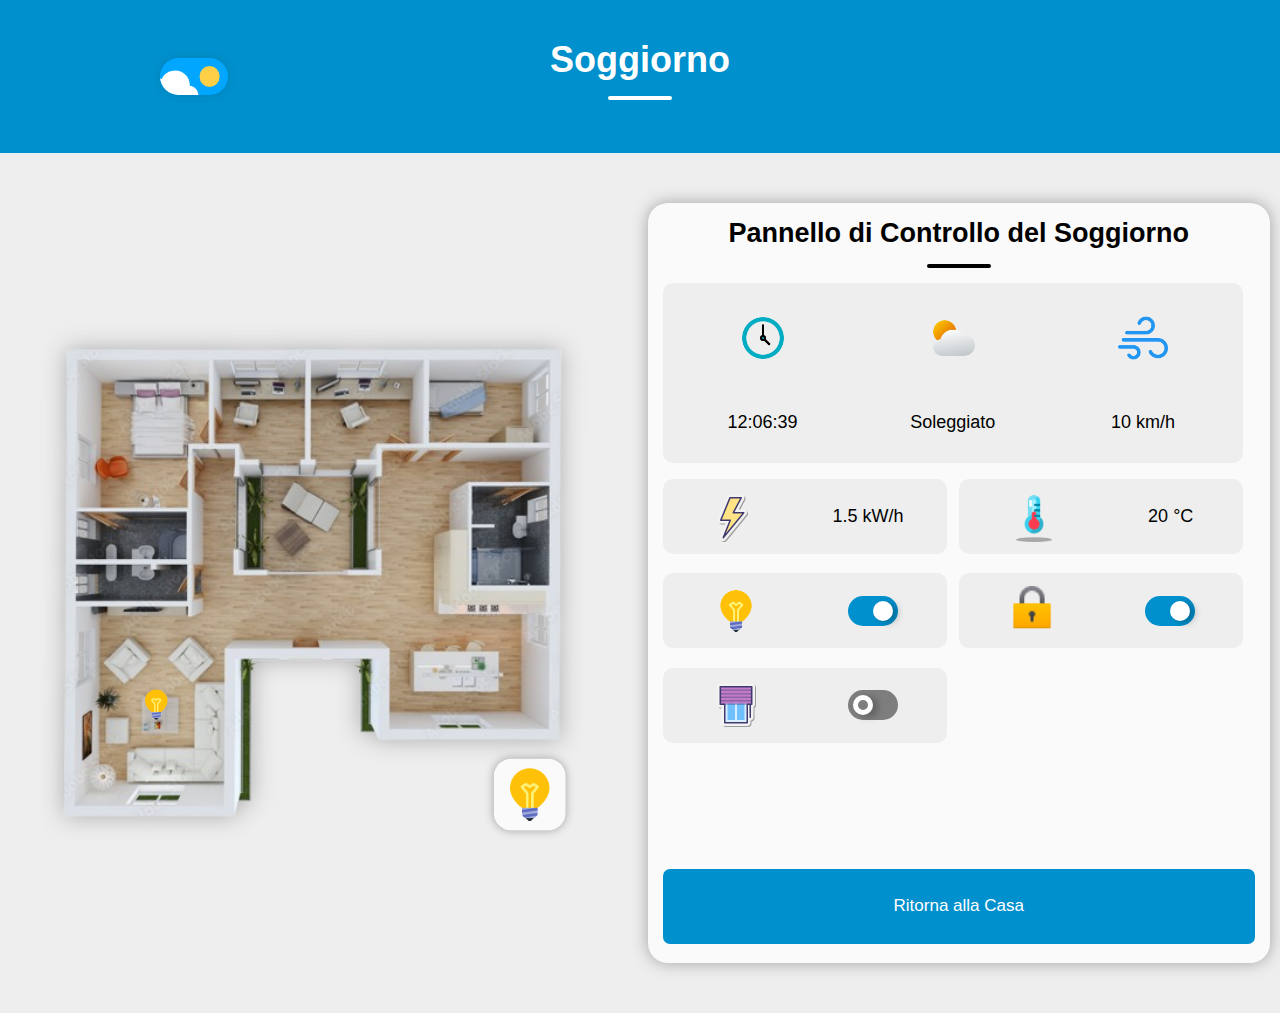
<file: Stanze/soggiorno.html>
<!DOCTYPE html>
<html lang="it">
<head>
    <meta charset="UTF-8">
    <meta name="viewport" content="width=device-width, initial-scale=1.0">
    <meta name="author" content="Cociug Raul, Gabriel Madiotto">
    <meta name="description" content="Progetto su una casa domotica, con interfaccia e la rete di quest'ultima. Questo progetto è l'insieme le conoscenze di Cisco Packet Tracer, HTML, CSS e JavaScript (con l'uilizzo anche di ThreeJS).">
    <meta name="keywords" content="HTML, CSS, JavaScript, ThreeJS, Cisco Packet Tracer, Casa Domotica">
    <title>Soggiorno</title>

    <link rel="stylesheet" href="../style.css">
    <link rel="stylesheet" href="../img-casa.css">
    <link rel="stylesheet" href="../buttons.css">
    
    <link rel="icon" href="../favicon.ico" type="image/x-icon">
</head>

<body class="theme-light">
    <div class="header">
        <h1 style="grid-area: 1 / 2; text-align: center; padding-left: 68px; position: relative;">Soggiorno<hr></h1>
        <label class="switch1" style="grid-area: 1 / 3;">
            <input id="checkbox1" type="checkbox" />
            <span class="slider">
                <div class="star star_1"></div>
                <div class="star star_2"></div>
                <div class="star star_3"></div>
                <svg viewBox="0 0 16 16" class="cloud_1 cloud">
                <path
                    transform="matrix(.77976 0 0 .78395-299.99-418.63)"
                    fill="#fff"
                    d="m391.84 540.91c-.421-.329-.949-.524-1.523-.524-1.351 0-2.451 1.084-2.485 2.435-1.395.526-2.388 1.88-2.388 3.466 0 1.874 1.385 3.423 3.182 3.667v.034h12.73v-.006c1.775-.104 3.182-1.584 3.182-3.395 0-1.747-1.309-3.186-2.994-3.379.007-.106.011-.214.011-.322 0-2.707-2.271-4.901-5.072-4.901-2.073 0-3.856 1.202-4.643 2.925"
                ></path>
                </svg>
            </span>
        </label>
    </div class="header">
    <div class="main">
        <div class="img-casa">
            <div class="clear"></div>

            <img src="img/casa dall'alto.png" alt="Casa dall'alto" usemap="#house" id="casa-img">
            
            <img src="img/lampadina.png" alt="" class="lamp" id="lamp-soggiorno">
            
            <img src="img/lampadina.png" alt="" id="setting">
        </div>

        <div class="parameters">
            <h2>Pannello di Controllo del Soggiorno</h2>
            <hr>
            <div class="items">
                <!-- Parametri -->
                <div class="item" id="ora_tempo_vento">
                    <img src="img/ora.png" alt="">
                    <img src="img/nuvola.png" alt="" title="Meteo fuori dalla casa">
                    <img src="img/vento.png" alt="" title="Velocità vento fuori dalla casa">
                    <span id="date"></span>
                    <span id="meteo">Nuvoloso</span>
                    <span id="vento"></span>
                </div>
                <div class="item" id="electricity"><img src="img/elettricità.png" alt=""><span>2 kW/h</span></div>
                <div class="item" id="temperatura"><img src="img/temperatura.png" alt=""><span>22 °C</span></div>
                <!-- Bottoni -->
                <div class="item" id="lampadine" title="Apri / Chiudi tutte le luci della stanza"><img src="img/lampadina.png" alt="">
                    <input type="checkbox" class="checkboxInput spegnibile" id="check1" checked="true">
                    <label for="check1" class="toggleSwitch"></label>
                </div>
                <div class="item" id="porte" title="Apri / Chiudi le porte"><img src="img/lucchetto.png" alt="">
                    <input type="checkbox" class="checkboxInput" id="check2" checked="true">
                    <label for="check2" class="toggleSwitch"></label>
                </div>
                <div class="item" id="tapparelle" title="Apri / Chiudi le tapparella/e">
                    <img src="img/tapparelle.png" alt="">
                    <input type="checkbox" class="checkboxInput" id="check5">
                    <label for="check5" class="toggleSwitch"></label>
                </div>
                <a href="../index.html" class="button item" id="btn">
                    <span>Ritorna alla Casa</span>
                </a>
            </div>
        </div>
    </div class="main">
    
    <map name="house">
        <area class="shape" id="Camera" title="Camera Matrimoniale" href="matrimoniale.html" coords="52,48,171,183" shape="rect">
        <area class="shape" id="Bagno Mat" title="Bagno Matrimoniale" href="bagno matrimoniale.html" coords="55,184,152,224" shape="rect">
        <area class="shape" id="Bagno" title="Bagno" href="bagno.html" coords="56,227,156,264" shape="rect">
        <area class="shape" id="Soggiorno" title="Soggiorno" href="soggiorno.html" coords="56,265,182,432" shape="rect">
        <area class="shape" id="Studio 1" title="Studio 1" href="studio1.html" coords="174,53,251,143" shape="rect">
        <area class="shape" id="Studio 2" title="Studio 2" href="studio2.html" coords="257,55,351,148" shape="rect">
        <area class="shape" id="Relax" title="Relax" href="relax.html" coords="197,150,305,233" shape="rect">
        <area class="shape" id="Camera da letto" title="Camera da letto" href="camera.html" coords="358,54,456,138" shape="rect">
        <area class="shape" id="Bagno Grande" title="Bagno Grande" href="bagno grande.html" coords="388,161,463,251" shape="rect">
        <area class="shape" id="Cucina" title="Cucina" href="cucina.html" coords="461,370,321,255" shape="rect">
    </map>

    <script src="../sheet.js"></script>
</body>
</html>
</file>
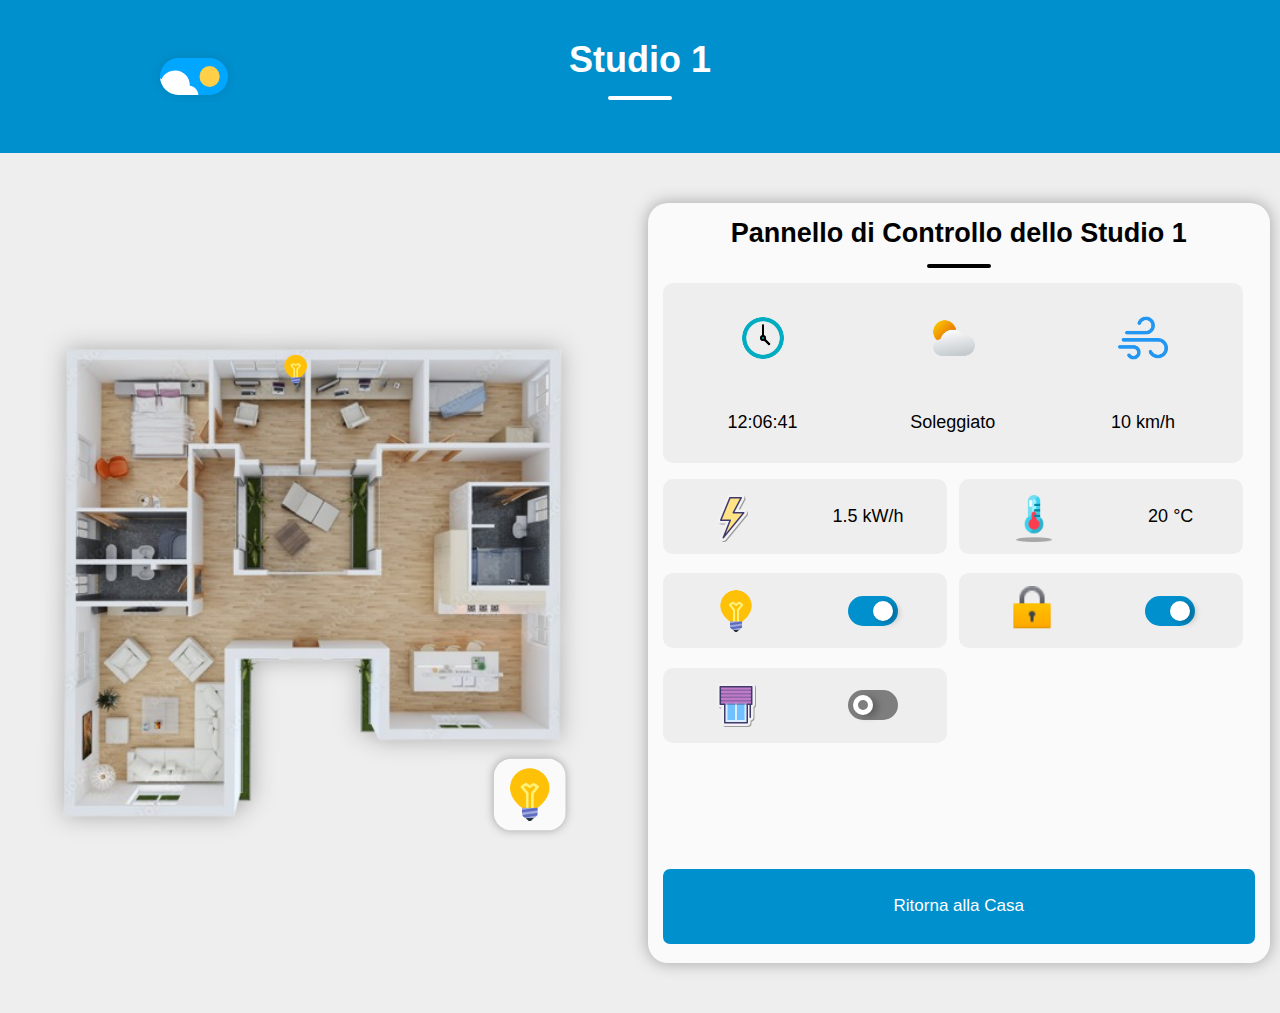
<file: Stanze/studio1.html>
<!DOCTYPE html>
<html lang="it">
<head>
    <meta charset="UTF-8">
    <meta name="viewport" content="width=device-width, initial-scale=1.0">
    <meta name="author" content="Cociug Raul, Gabriel Madiotto">
    <meta name="description" content="Progetto su una casa domotica, con interfaccia e la rete di quest'ultima. Questo progetto è l'insieme le conoscenze di Cisco Packet Tracer, HTML, CSS e JavaScript (con l'uilizzo anche di ThreeJS).">
    <meta name="keywords" content="HTML, CSS, JavaScript, ThreeJS, Cisco Packet Tracer, Casa Domotica">
    <title>Studio 1</title>

    <link rel="stylesheet" href="../style.css">
    <link rel="stylesheet" href="../img-casa.css">
    <link rel="stylesheet" href="../buttons.css">
    
    <link rel="icon" href="../favicon.ico" type="image/x-icon">
</head>

<body class="theme-light">
    <div class="header">
        <h1 style="grid-area: 1 / 2; text-align: center; padding-left: 68px; position: relative;">Studio 1<hr></h1>
        <label class="switch1" style="grid-area: 1 / 3;">
            <input id="checkbox1" type="checkbox" />
            <span class="slider">
                <div class="star star_1"></div>
                <div class="star star_2"></div>
                <div class="star star_3"></div>
                <svg viewBox="0 0 16 16" class="cloud_1 cloud">
                <path
                    transform="matrix(.77976 0 0 .78395-299.99-418.63)"
                    fill="#fff"
                    d="m391.84 540.91c-.421-.329-.949-.524-1.523-.524-1.351 0-2.451 1.084-2.485 2.435-1.395.526-2.388 1.88-2.388 3.466 0 1.874 1.385 3.423 3.182 3.667v.034h12.73v-.006c1.775-.104 3.182-1.584 3.182-3.395 0-1.747-1.309-3.186-2.994-3.379.007-.106.011-.214.011-.322 0-2.707-2.271-4.901-5.072-4.901-2.073 0-3.856 1.202-4.643 2.925"
                ></path>
                </svg>
            </span>
        </label>
    </div class="header">
    <div class="main">
        <div class="img-casa">
            <div class="clear"></div>

            <img src="img/casa dall'alto.png" alt="Casa dall'alto" usemap="#house" id="casa-img">
            
            <img src="img/lampadina.png" alt="" class="lamp" id="lamp-studi1">
            
            <img src="img/lampadina.png" alt="" id="setting">
        </div>

        <div class="parameters">
            <h2>Pannello di Controllo dello Studio 1</h2>
            <hr>
            <div class="items">
                <!-- Parametri -->
                <div class="item" id="ora_tempo_vento">
                    <img src="img/ora.png" alt="">
                    <img src="img/nuvola.png" alt="" title="Meteo fuori dalla casa">
                    <img src="img/vento.png" alt="" title="Velocità vento fuori dalla casa">
                    <span id="date"></span>
                    <span id="meteo">Nuvoloso</span>
                    <span id="vento"></span>
                </div>
                <div class="item" id="electricity"><img src="img/elettricità.png" alt=""><span>2 kW/h</span></div>
                <div class="item" id="temperatura"><img src="img/temperatura.png" alt=""><span>22 °C</span></div>
                <!-- Bottoni -->
                <div class="item" id="lampadine" title="Apri / Chiudi tutte le luci della stanza"><img src="img/lampadina.png" alt="">
                    <input type="checkbox" class="checkboxInput spegnibile" id="check1" checked="true">
                    <label for="check1" class="toggleSwitch"></label>
                </div>
                <div class="item" id="porte" title="Apri / Chiudi le porte"><img src="img/lucchetto.png" alt="">
                    <input type="checkbox" class="checkboxInput" id="check2" checked="true">
                    <label for="check2" class="toggleSwitch"></label>
                </div>
                <div class="item" id="tapparelle" title="Apri / Chiudi le tapparella/e">
                    <img src="img/tapparelle.png" alt="">
                    <input type="checkbox" class="checkboxInput" id="check5">
                    <label for="check5" class="toggleSwitch"></label>
                </div>
                <a href="../index.html" class="button item" id="btn">
                    <span>Ritorna alla Casa</span>
                </a>
            </div>
        </div>
    </div class="main">
    
    <map name="house">
        <area class="shape" id="Camera" title="Camera Matrimoniale" href="matrimoniale.html" coords="52,48,171,183" shape="rect">
        <area class="shape" id="Bagno Mat" title="Bagno Matrimoniale" href="bagno matrimoniale.html" coords="55,184,152,224" shape="rect">
        <area class="shape" id="Bagno" title="Bagno" href="bagno.html" coords="56,227,156,264" shape="rect">
        <area class="shape" id="Soggiorno" title="Soggiorno" href="soggiorno.html" coords="56,265,182,432" shape="rect">
        <area class="shape" id="Studio 1" title="Studio 1" href="studio1.html" coords="174,53,251,143" shape="rect">
        <area class="shape" id="Studio 2" title="Studio 2" href="studio2.html" coords="257,55,351,148" shape="rect">
        <area class="shape" id="Relax" title="Relax" href="relax.html" coords="197,150,305,233" shape="rect">
        <area class="shape" id="Camera da letto" title="Camera da letto" href="camera.html" coords="358,54,456,138" shape="rect">
        <area class="shape" id="Bagno Grande" title="Bagno Grande" href="bagno grande.html" coords="388,161,463,251" shape="rect">
        <area class="shape" id="Cucina" title="Cucina" href="cucina.html" coords="461,370,321,255" shape="rect">
    </map>

    <script src="../sheet.js"></script>
</body>
</html>
</file>
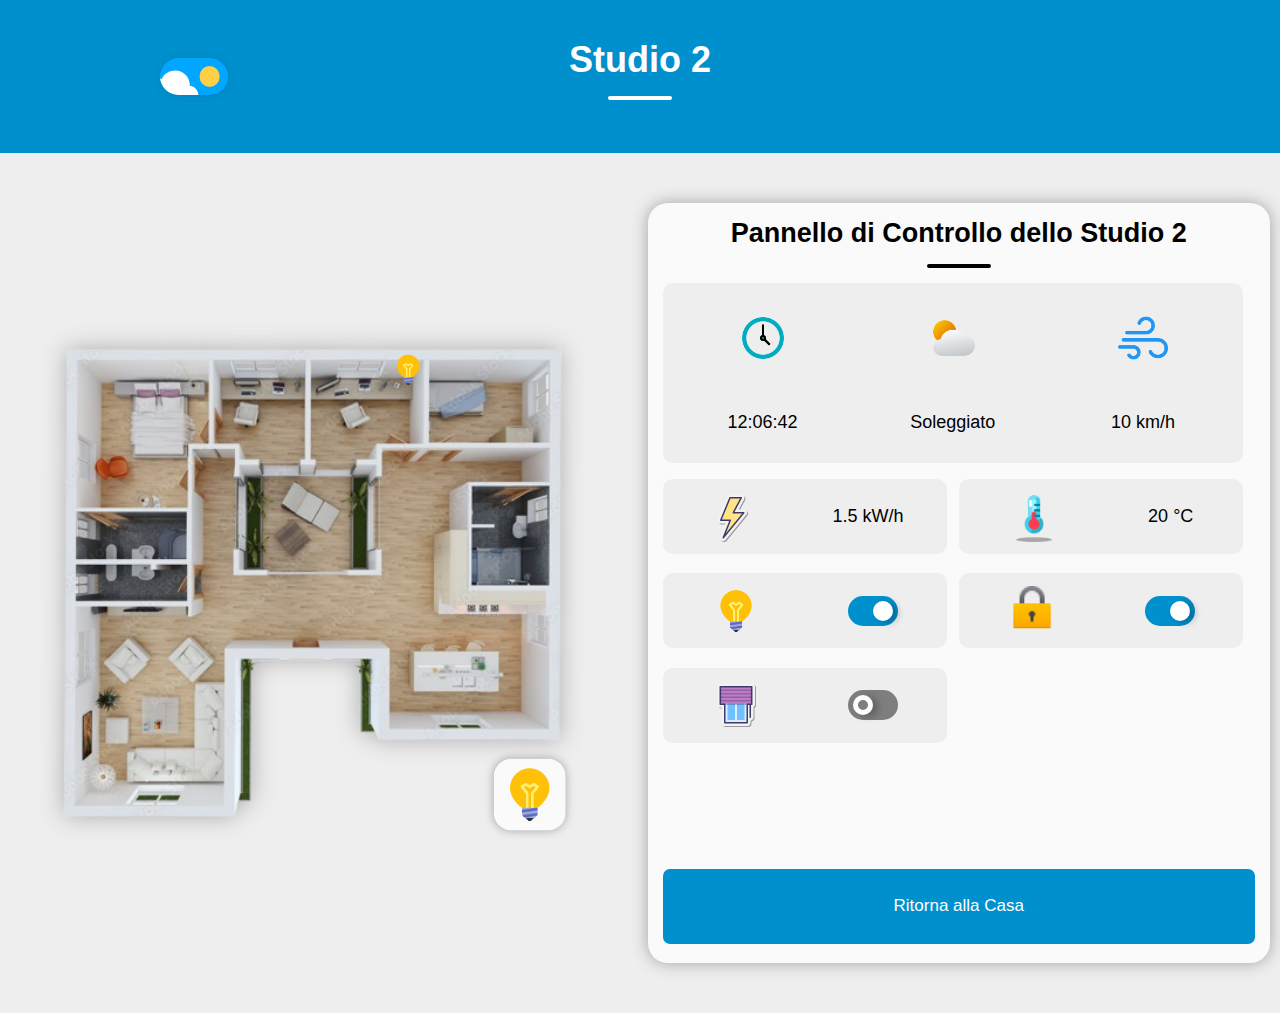
<file: Stanze/studio2.html>
<!DOCTYPE html>
<html lang="it">
<head>
    <meta charset="UTF-8">
    <meta name="viewport" content="width=device-width, initial-scale=1.0">
    <meta name="author" content="Cociug Raul, Gabriel Madiotto">
    <meta name="description" content="Progetto su una casa domotica, con interfaccia e la rete di quest'ultima. Questo progetto è l'insieme le conoscenze di Cisco Packet Tracer, HTML, CSS e JavaScript (con l'uilizzo anche di ThreeJS).">
    <meta name="keywords" content="HTML, CSS, JavaScript, ThreeJS, Cisco Packet Tracer, Casa Domotica">
    <title>Studio 2</title>

    <link rel="stylesheet" href="../style.css">
    <link rel="stylesheet" href="../img-casa.css">
    <link rel="stylesheet" href="../buttons.css">
    
    <link rel="icon" href="../favicon.ico" type="image/x-icon">
</head>

<body class="theme-light">
    <div class="header">
        <h1 style="grid-area: 1 / 2; text-align: center; padding-left: 68px; position: relative;">Studio 2<hr></h1>
        <label class="switch1" style="grid-area: 1 / 3;">
            <input id="checkbox1" type="checkbox" />
            <span class="slider">
                <div class="star star_1"></div>
                <div class="star star_2"></div>
                <div class="star star_3"></div>
                <svg viewBox="0 0 16 16" class="cloud_1 cloud">
                <path
                    transform="matrix(.77976 0 0 .78395-299.99-418.63)"
                    fill="#fff"
                    d="m391.84 540.91c-.421-.329-.949-.524-1.523-.524-1.351 0-2.451 1.084-2.485 2.435-1.395.526-2.388 1.88-2.388 3.466 0 1.874 1.385 3.423 3.182 3.667v.034h12.73v-.006c1.775-.104 3.182-1.584 3.182-3.395 0-1.747-1.309-3.186-2.994-3.379.007-.106.011-.214.011-.322 0-2.707-2.271-4.901-5.072-4.901-2.073 0-3.856 1.202-4.643 2.925"
                ></path>
                </svg>
            </span>
        </label>
    </div class="header">
    <div class="main">
        <div class="img-casa">
            <div class="clear"></div>

            <img src="img/casa dall'alto.png" alt="Casa dall'alto" usemap="#house" id="casa-img">
            
            <img src="img/lampadina.png" alt="" class="lamp" id="lamp-studi2">
            
            <img src="img/lampadina.png" alt="" id="setting">
        </div>

        <div class="parameters">
            <h2>Pannello di Controllo dello Studio 2</h2>
            <hr>
            <div class="items">
                <!-- Parametri -->
                <div class="item" id="ora_tempo_vento">
                    <img src="img/ora.png" alt="">
                    <img src="img/nuvola.png" alt="" title="Meteo fuori dalla casa">
                    <img src="img/vento.png" alt="" title="Velocità vento fuori dalla casa">
                    <span id="date"></span>
                    <span id="meteo">Nuvoloso</span>
                    <span id="vento"></span>
                </div>
                <div class="item" id="electricity"><img src="img/elettricità.png" alt=""><span>2 kW/h</span></div>
                <div class="item" id="temperatura"><img src="img/temperatura.png" alt=""><span>22 °C</span></div>
                <!-- Bottoni -->
                <div class="item" id="lampadine" title="Apri / Chiudi tutte le luci della stanza"><img src="img/lampadina.png" alt="">
                    <input type="checkbox" class="checkboxInput spegnibile" id="check1" checked="true">
                    <label for="check1" class="toggleSwitch"></label>
                </div>
                <div class="item" id="porte" title="Apri / Chiudi le porte"><img src="img/lucchetto.png" alt="">
                    <input type="checkbox" class="checkboxInput" id="check2" checked="true">
                    <label for="check2" class="toggleSwitch"></label>
                </div>
                <div class="item" id="tapparelle" title="Apri / Chiudi le tapparella/e">
                    <img src="img/tapparelle.png" alt="">
                    <input type="checkbox" class="checkboxInput" id="check5">
                    <label for="check5" class="toggleSwitch"></label>
                </div>
                <a href="../index.html" class="button item" id="btn">
                    <span>Ritorna alla Casa</span>
                </a>
            </div>
        </div>
    </div class="main">
    
    <map name="house">
        <area class="shape" id="Camera" title="Camera Matrimoniale" href="matrimoniale.html" coords="52,48,171,183" shape="rect">
        <area class="shape" id="Bagno Mat" title="Bagno Matrimoniale" href="bagno matrimoniale.html" coords="55,184,152,224" shape="rect">
        <area class="shape" id="Bagno" title="Bagno" href="bagno.html" coords="56,227,156,264" shape="rect">
        <area class="shape" id="Soggiorno" title="Soggiorno" href="soggiorno.html" coords="56,265,182,432" shape="rect">
        <area class="shape" id="Studio 1" title="Studio 1" href="studio1.html" coords="174,53,251,143" shape="rect">
        <area class="shape" id="Studio 2" title="Studio 2" href="studio2.html" coords="257,55,351,148" shape="rect">
        <area class="shape" id="Relax" title="Relax" href="relax.html" coords="197,150,305,233" shape="rect">
        <area class="shape" id="Camera da letto" title="Camera da letto" href="camera.html" coords="358,54,456,138" shape="rect">
        <area class="shape" id="Bagno Grande" title="Bagno Grande" href="bagno grande.html" coords="388,161,463,251" shape="rect">
        <area class="shape" id="Cucina" title="Cucina" href="cucina.html" coords="461,370,321,255" shape="rect">
    </map>

    <script src="../sheet.js"></script>
</body>
</html>
</file>
<file: style.css>
html {
    cursor: url('img/cursor.cur'), auto;
    scrollbar-width: none;
    scroll-behavior: smooth;
}

/* TUTTI GLI ELEMENTI */
* {
    margin: 0;
    padding: 0;
}
/* SELEZIONE PERSONALIZZATA */
*::selection {
    background-color: var(--bg-select);
    color: var(--color-select);
}


/* CLASSI PER IL BODY (STYLE DINAMICO) */
.theme-light {
    --bg-body: #EEE;

    --bg-titolo: #0090cd;
    --color-titolo: #fff;
    --color-hr-titolo: #fff;

    --bg-parameters: #FAFAFA;
    --color-parameters: #000;
    --color-hr-parameters: #000;
    --shadow-parameters: #AAA;

    --bg-item: var(--bg-body);
    --bg-item-hover: #AAA;

    --bg-btn: var(--bg-titolo);
    --color-btn: #fff;
    --bg-btn-reverse: #000;
    --color-btn-reverse: #fff;

    --bg-select: #AAA;
    --color-select: #000;
}
.theme-dark {
    --bg-body: #333;

    --bg-titolo: #222;
    --color-titolo: #fff;
    --color-hr-titolo: #fff;

    --bg-parameters: var(--bg-titolo);
    --color-parameters: #fff;
    --color-hr-parameters: #fff;
    --shadow-parameters: #000;

    --bg-item: var(--bg-body);
    --bg-item-hover: #555;

    --bg-btn: var(--bg-item);
    --color-btn: #fff;
    --bg-btn-reverse: #000;
    --color-btn-reverse: #fff;

    --bg-select: #AAA;
    --color-select: #000;
}
body {
    margin: 0;
    font-size: 18px;
    font-family: Arial, Helvetica, sans-serif;
    background-color: var(--bg-body);
    background-size: cover;
    background-attachment: fixed;
    background-position: center;
}
/* FINE BODY DINAMICO */


/* HEADER */
.header {
    background-color: var(--bg-titolo);
    color: var(--color-titolo);
    height: 17dvh;
    min-height: 100px;
    box-sizing: border-box;
    display: flex;
    justify-content: center;
    align-items: center;
}
.header h1 {
    text-align: center;
    padding-left: 68px;
    position: relative;
    min-width: 200px;
}
hr {
    width: 60px;
    border: 2px solid var(--color-hr-titolo);
    border-radius: 20px;
    margin: 15px auto;
}
.parameters hr {
    border: 2px solid var(--color-hr-parameters);
}

/* DIV CASA E CARTA PER PARAMETRI */
.main {
    height: fit-content;
    min-height: 83dvh;
    display: grid;
    grid-template-columns: 1fr 1fr;
    justify-items: center;
    justify-content: center;
    align-items: center;
    align-content: center;
    gap: 35px;
    padding: 50px 0;
    box-sizing: border-box;
}

.img-casa {
    position: relative;
    display: inline-block;
}
img#casa-img {
    transform: scale(1.3);
    user-select: none;
    -webkit-user-drag: none;
    filter: drop-shadow(0 0 10px var(--shadow-parameters));
}

/* DIV PARAMETRI */
.parameters {
    width: 100%;
    max-width: 700px;
    height: fit-content;
    min-height: 70vh;
    border-radius: 20px;
    padding: 15px;
    margin-right: 20px;
    background-color: var(--bg-parameters);
    color: var(--color-parameters);
    box-sizing: border-box;
    box-shadow: 0 0 15px 1px var(--shadow-parameters);
}
.parameters h2 {
    text-align: center;
}
.items {
    display: grid;
    grid-template-columns: 1fr 1fr 1fr;
    grid-template-rows: repeat(6, 1fr);
    justify-items: center;
    align-items: center;
    height: fit-content;
    min-height: 80%;

    gap: 2%;
}
.item {
    display: flex;
    gap: 10px;
    justify-content: space-around;
    align-items: center;
    flex-wrap: wrap;

    width: fit-content;
    min-width: 100%;
    height: fit-content;
    min-height: 75px;
    background-color: var(--bg-body);
    border-radius: 10px;
    padding: 10px;
    box-sizing: border-box;
    transition: ease-in-out 0.3s;
    overflow: hidden;
}
.item img {
    width: 50px;
    user-select: none;
}
.item:hover {
    background-color: var(--bg-item-hover);
}
#ora_tempo_vento {
    display: grid;
    grid-template-columns: 1fr 1fr 1fr;
    justify-items: center;
    align-items: center;
    width: 100%;
    min-height: 180px;

    grid-column: span 2;
    grid-row: span 2;
}
#btn {
    grid-column: span 3;
    text-decoration: none;
    user-select: none;
    border-width: 0;
    border-radius: 7px;
    background-color: var(--bg-btn);
    color: var(--color-btn);
    padding: 7px;
    margin-top: 15px;
    transition: ease-out 0.3s;
    box-sizing: border-box;
    position: relative;
    top: 200%;
}
#btn:hover {
    background-color: var(--bg-btn-reverse);
}
#spegni {
    grid-column: span 3;
    background-color: transparent;
    user-select: none;
}

.clear {
    clear: both;
    position: relative;
}



@media screen and (max-width: 1400px) {
    .items {
        grid-template-columns: 1fr 1fr;
        grid-template-rows: repeat(7, 1fr);
        grid-auto-flow: column;
    }
    #temperatura {
        grid-area: 3 / 2;
    }
    #porte {
        grid-area: 4 / 2;
    }
    #btn {
        top: 100%;
    }
    .parameters {
        min-height: 700px;
    }
    div.img-casa {
        transform: scale(0.9);
    }
}
@media screen and (max-width: 1050px) { /* Tablets */
    .main {
        grid-template-columns: 1fr !important;
        gap: 60px;
    }
    .parameters {
        margin: 0;
    }
    div.img-casa {
        transform: scale(0.9);
    }
}
@media screen and (max-width: 768px) {
    div.img-casa {
        transform: scale(0.8);
    }
}
@media screen and (max-width: 690px) {
    .switch1 {
        left: calc(-55% - 4em) !important;
    }
    div.img-casa {
        transform: scale(0.7);
    }
    .parameters {
        max-width: 500px;
    }
}
@media screen and (max-width: 500px) {
    .switch1 {
        left: calc(-62% - 4em) !important;
    }
    div.img-casa {
        transform: scale(0.6);
    }
    .parameters {
        max-width: 300px;
    }
    .main {
        gap: 0;
    }
    .items {
        row-gap: 10px;
    }
    .item {
        min-height: 91px;
        max-width: 104px;
    }
}
@media screen and (max-width: 400px) {
    .switch1 {
        left: calc(-60% - 4em) !important;
    }
    body {
        font-size: 15px;
    }
    div.img-casa {
        transform: scale(0.5);
    }
    .parameters {
        max-width: 250px;
    }
    .items {
        row-gap: 15px;
    }
    .item {
        min-height: 110px;
    }
}
</file>
<file: img-casa.css>
area {
    cursor: url('img/pointer.cur'), auto;
}
.lamp {
    position: absolute;
    width: 40px;
}
#setting {
    position: absolute;
    top: 440px;
    left: 460px;
    width: 70px;
    background-color: var(--bg-parameters);
    border-radius: 20px;
    padding: 5px;
    box-shadow: 0 0 10px var(--shadow-parameters);
    transition: ease-in-out .3s;
}
#setting:hover {
    background-color: var(--bg-item-hover);
}

/* LUCI DELLA CASA */
#lamp-mat1 {
    top: 0;
    left: 110px;
}
#lamp-mat2 {
    top: 120px;
    left: 50px;
}

#lamp-studi1 {
    top: -12px;
    left: 220px;
}
#lamp-studi2 {
    top: -12px;
    left: 345px;
}

#lamp-room {
    top: 25px;
    left: 425px;
}

#lamp-relax {
    top: 100px;
    left: 233px;
}

#lamp-bagno-mat {
    top: 170px;
    left: 50px;
}
#lamp-bagno {
    top: 220px;
    left: 50px;
}
#lamp-bagno-grande {
    top: 170px;
    left: 450px;
}

#lamp-corridoio1 {
    top: 225px;
    left: 160px;
}
#lamp-corridoio2 {
    top: 225px;
    left: 320px;
}

#lamp-soggiorno {
    top: 360px;
    left: 65px;
}

#lamp-cucina {
    top: 320px;
    left: 400px;
}
/* FINE LUCI CASA */
</file>
<file: buttons.css>
/* Theme Switch */
/* The switch - the box around the slider */
.switch1 {
    font-size: 17px;
    position: relative;
    left: calc(-40% - 4em);
    width: 4em;
    height: 2.2em;
    border-radius: 30px;
    box-shadow: 0 0 10px rgba(0, 0, 0, 0.1);
}
/* Hide default HTML checkbox */
.switch1 input {
    opacity: 0;
}
/* The slider */
.slider {
position: absolute;
cursor: pointer;
top: 0;
left: 0;
right: 0;
bottom: 0;
background-color: #2a2a2a;
transition: 0.4s;
border-radius: 30px;
overflow: hidden;
}
.slider:before {
position: absolute;
content: "";
height: 1.2em;
width: 1.2em;
border-radius: 20px;
left: 0.5em;
bottom: 0.5em;
transition: 0.4s;
transition-timing-function: cubic-bezier(0.81, -0.04, 0.38, 1.5);
box-shadow: inset 8px -4px 0px 0px #fff;
}
.switch1 input:checked + .slider {
background-color: #00a6ff;
}
.switch1 input:checked + .slider:before {
transform: translateX(1.8em);
box-shadow: inset 15px -4px 0px 15px #ffcf48;
}

.star {
background-color: #fff;
border-radius: 50%;
position: absolute;
width: 5px;
transition: all 0.4s;
height: 5px;
}
.star_1 {
left: 2.5em;
top: 0.5em;
}
.star_2 {
left: 2.2em;
top: 1.2em;
}
.star_3 {
left: 3em;
top: 0.9em;
}

.switch1 input:checked ~ .slider .star {
opacity: 0;
}

.cloud {
width: 3.5em;
position: absolute;
bottom: -1.4em;
left: -1.1em;
opacity: 0;
transition: all 0.4s;
}

.switch1 input:checked ~ .slider .cloud {
opacity: 1;
}



/* From Uiverse.io by vinodjangid07 */
/* To hide the checkbox */
.checkboxInput {
    display: none;
}

.toggleSwitch {
display: flex;
align-items: center;
justify-content: center;
position: relative;
width: 50px;
height: 30px;
background-color: rgb(126, 126, 126);
border-radius: 20px;
cursor: pointer;
transition-duration: .2s;
}
.toggleSwitch::after {
content: "";
position: absolute;
height: 10px;
width: 10px;
left: 5px;
background-color: transparent;
border-radius: 50%;
transition-duration: .2s;
box-shadow: 5px 2px 7px rgba(8, 8, 8, 0.26);
border: 5px solid white;
}

.checkboxInput:checked+.toggleSwitch::after {
transform: translateX(100%);
transition-duration: .2s;
background-color: white;
}
.checkboxInput:checked+.toggleSwitch {
    background-color: #0090cd;
    transition-duration: .2s;
}



#checkbox {
    display: none;
}
.switch {
position: relative;
width: 50px;
height: 50px;
background-color: #D00;
border-radius: 50%;
z-index: 1;
cursor: pointer;
display: flex;
align-items: center;
justify-content: center;
border: 3px solid #555;
box-shadow: 0px 0px 3px rgb(2, 2, 2) inset;
transition: background-color ease-in .3s, box-shadow ease .2s;
}
.switch svg {
width: 1.2em;
}
.switch svg path {
fill: #FAFAFA;
}
#checkbox:checked + .switch {
box-shadow: 0px 0px 1px #0A0 inset,
    0px 0px 2px #0A0 inset, 0px 0px 10px #0A0 inset,
    0px 0px 10px #0A0, 0px 0px 20px #0A0;
border: 2px solid rgb(255, 255, 255);
background-color: #0D0;
}
#checkbox:checked + .switch svg {
filter: drop-shadow(0px 0px 5px rgb(151, 243, 255));
}
#checkbox:checked + .switch svg path {
fill: rgb(255, 255, 255);
}



/* GO BACK BUTTON */
.button {
    border-radius: 4px;
    background-color: #3d405b;
    border: none;
    color: #FFFFFF;
    text-align: center;
    font-size: 17px;
    padding: 16px;
    width: 130px;
    transition: all 0.5s;
    cursor: pointer;
    margin: 5px;
}

.button span {
cursor: pointer;
position: relative;
top: 50%;
transition: 0.5s;
}

.button span:after {
content: '»';
position: absolute;
opacity: 0;
top: 0;
right: -15px;
transition: 0.5s;
}

.button:hover span {
padding-right: 15px;
}

.button:hover span:after {
opacity: 1;
right: 0;
}
</file>
